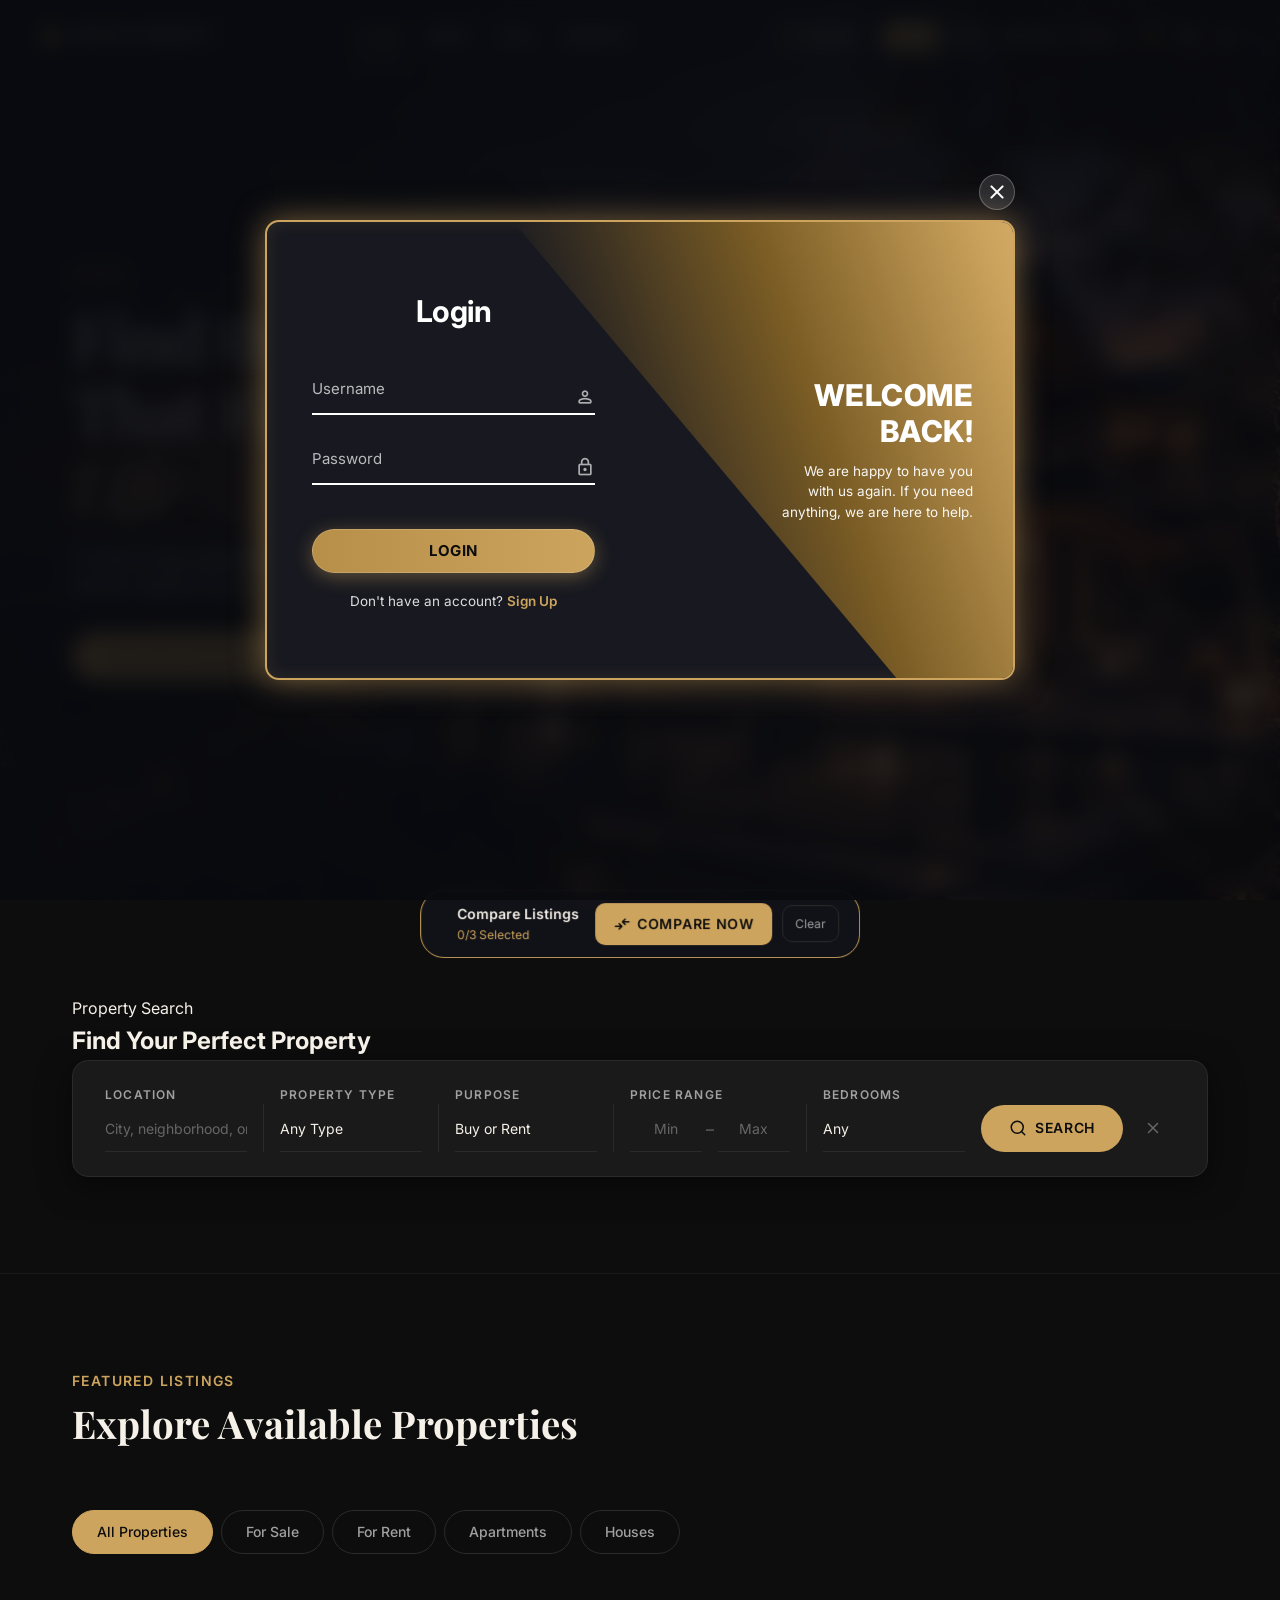
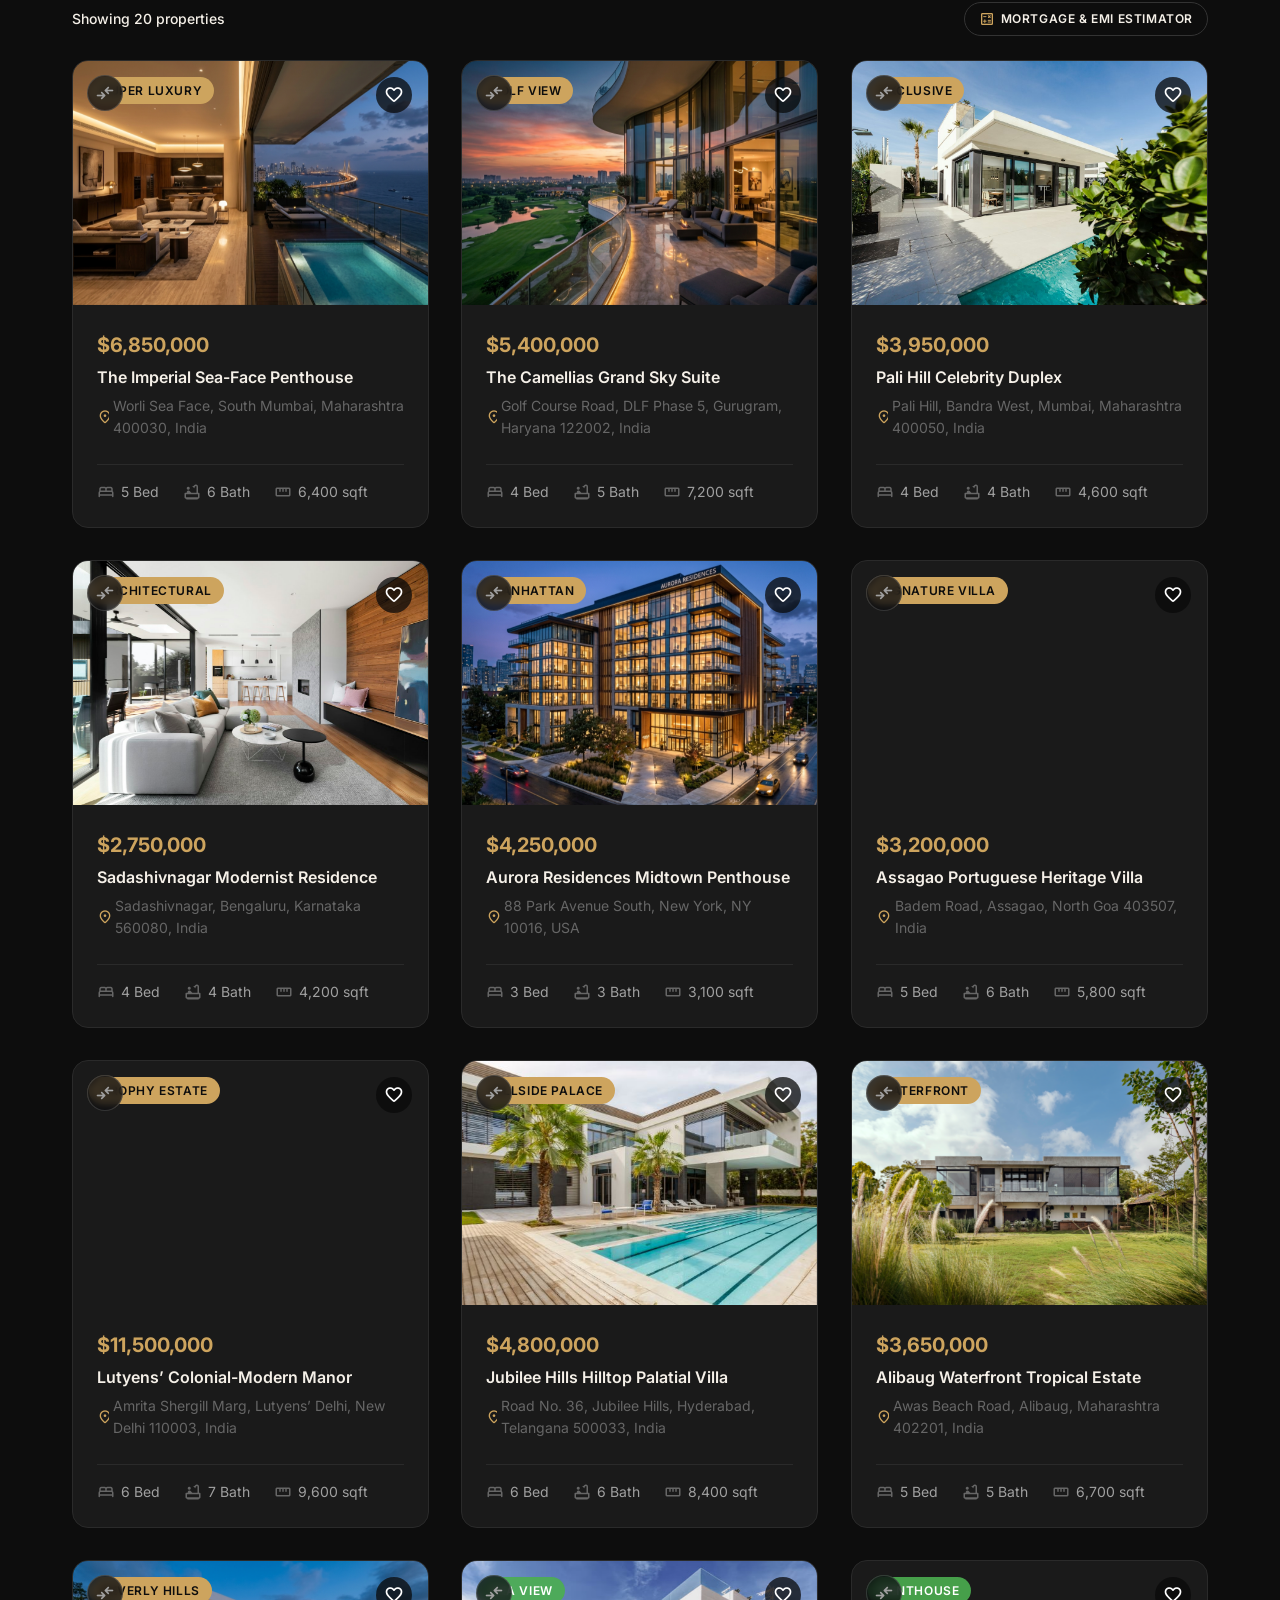
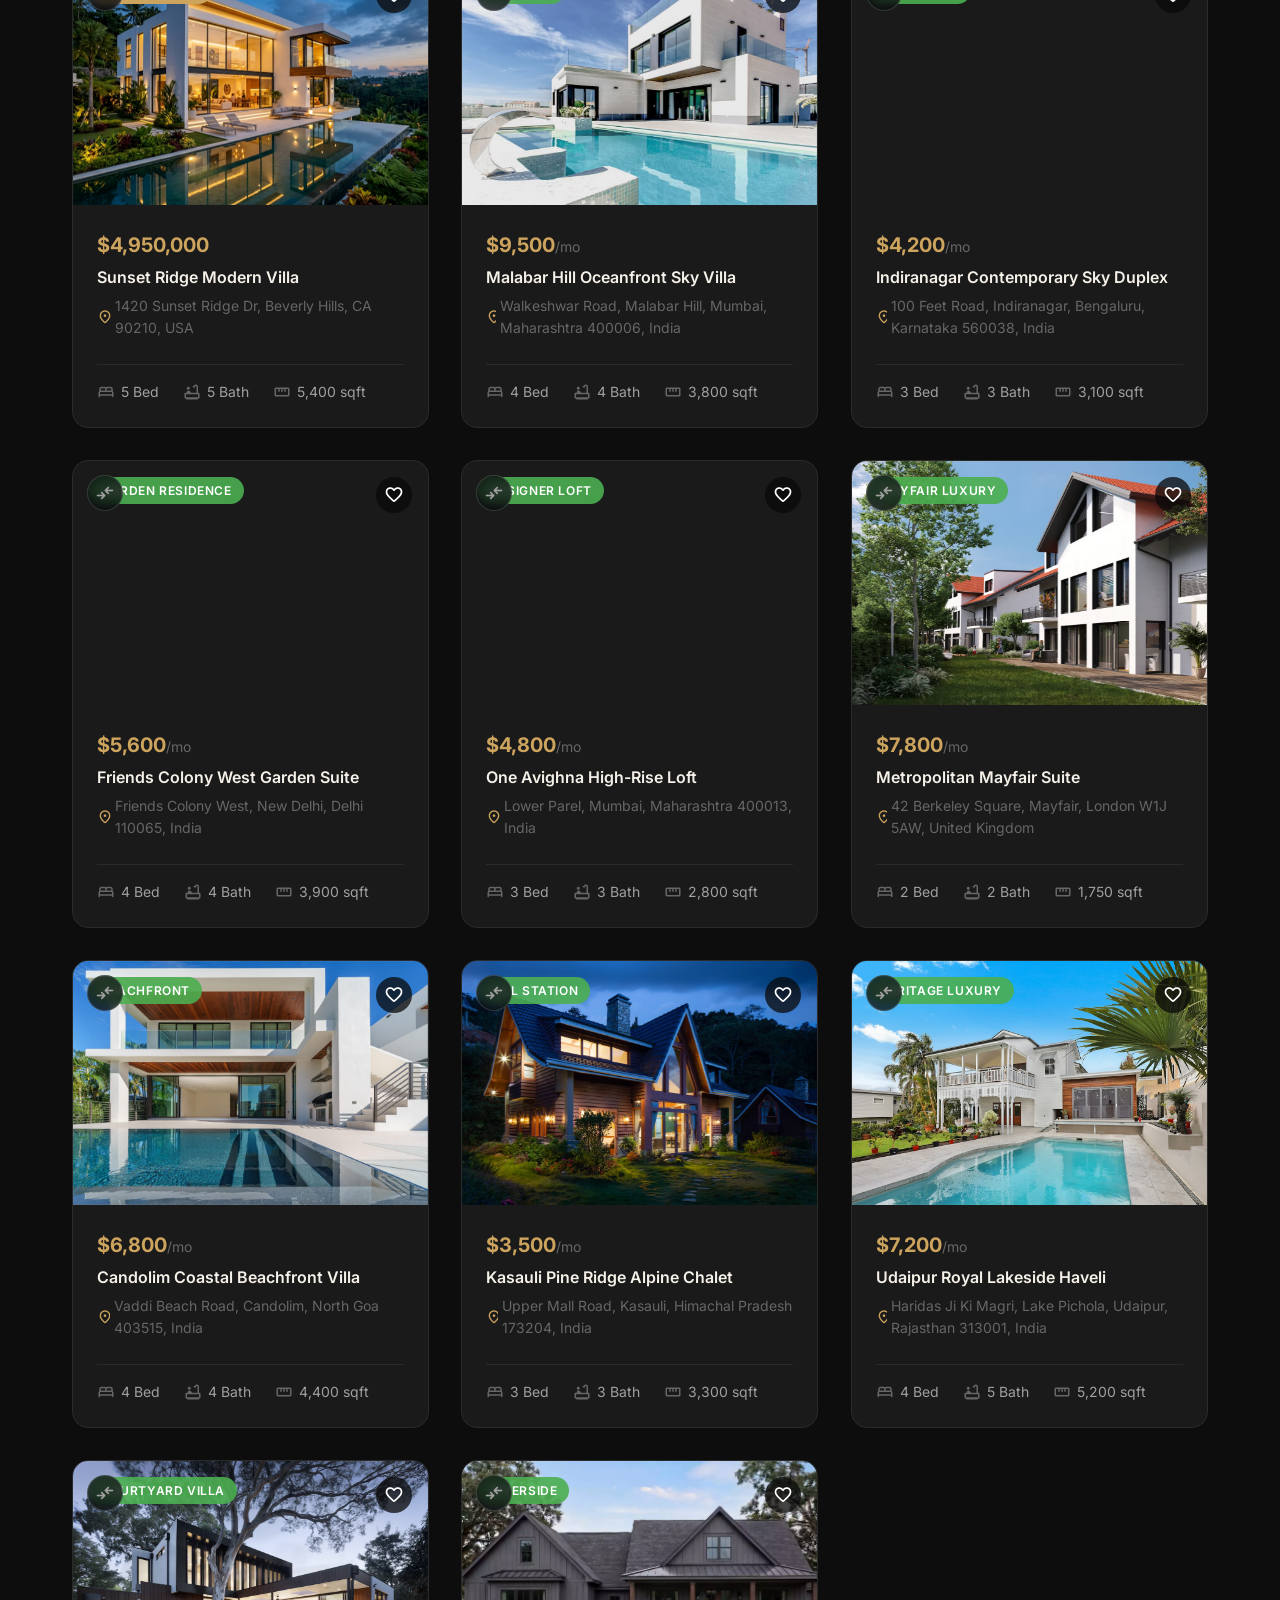
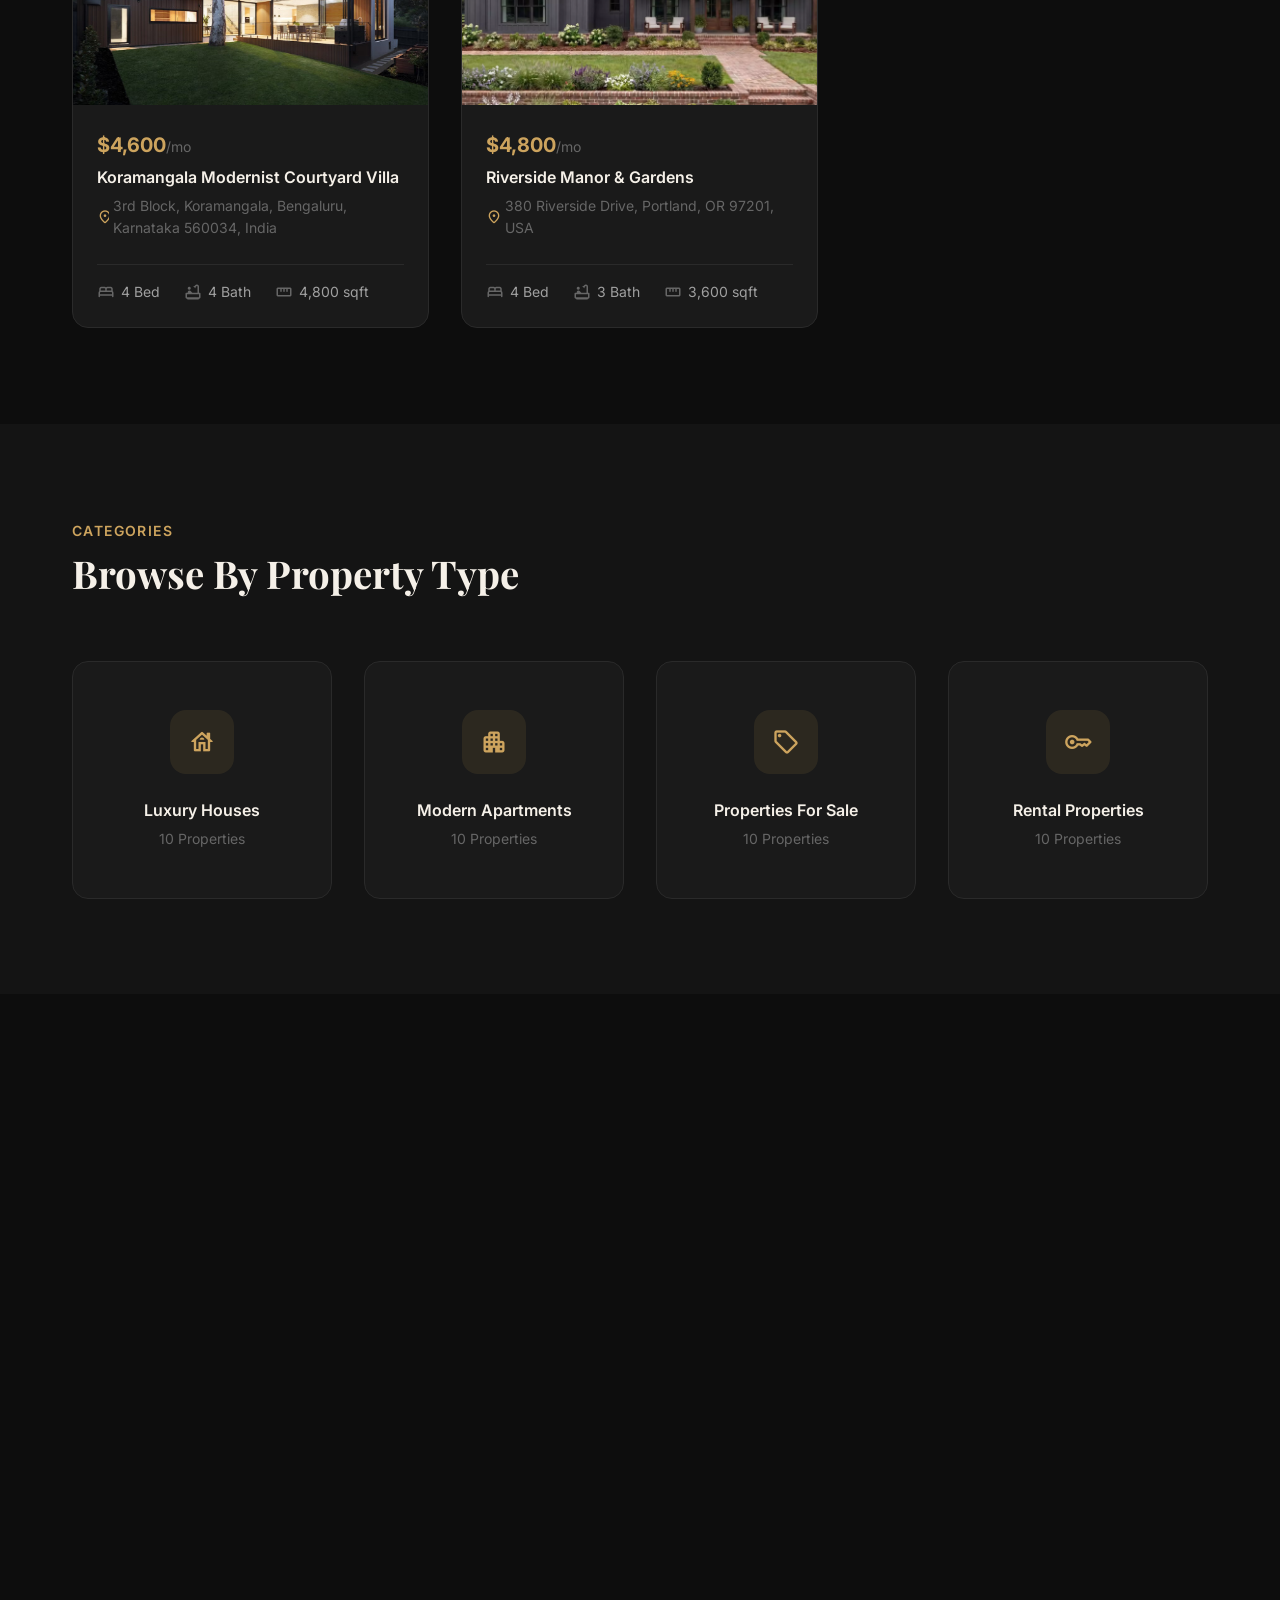
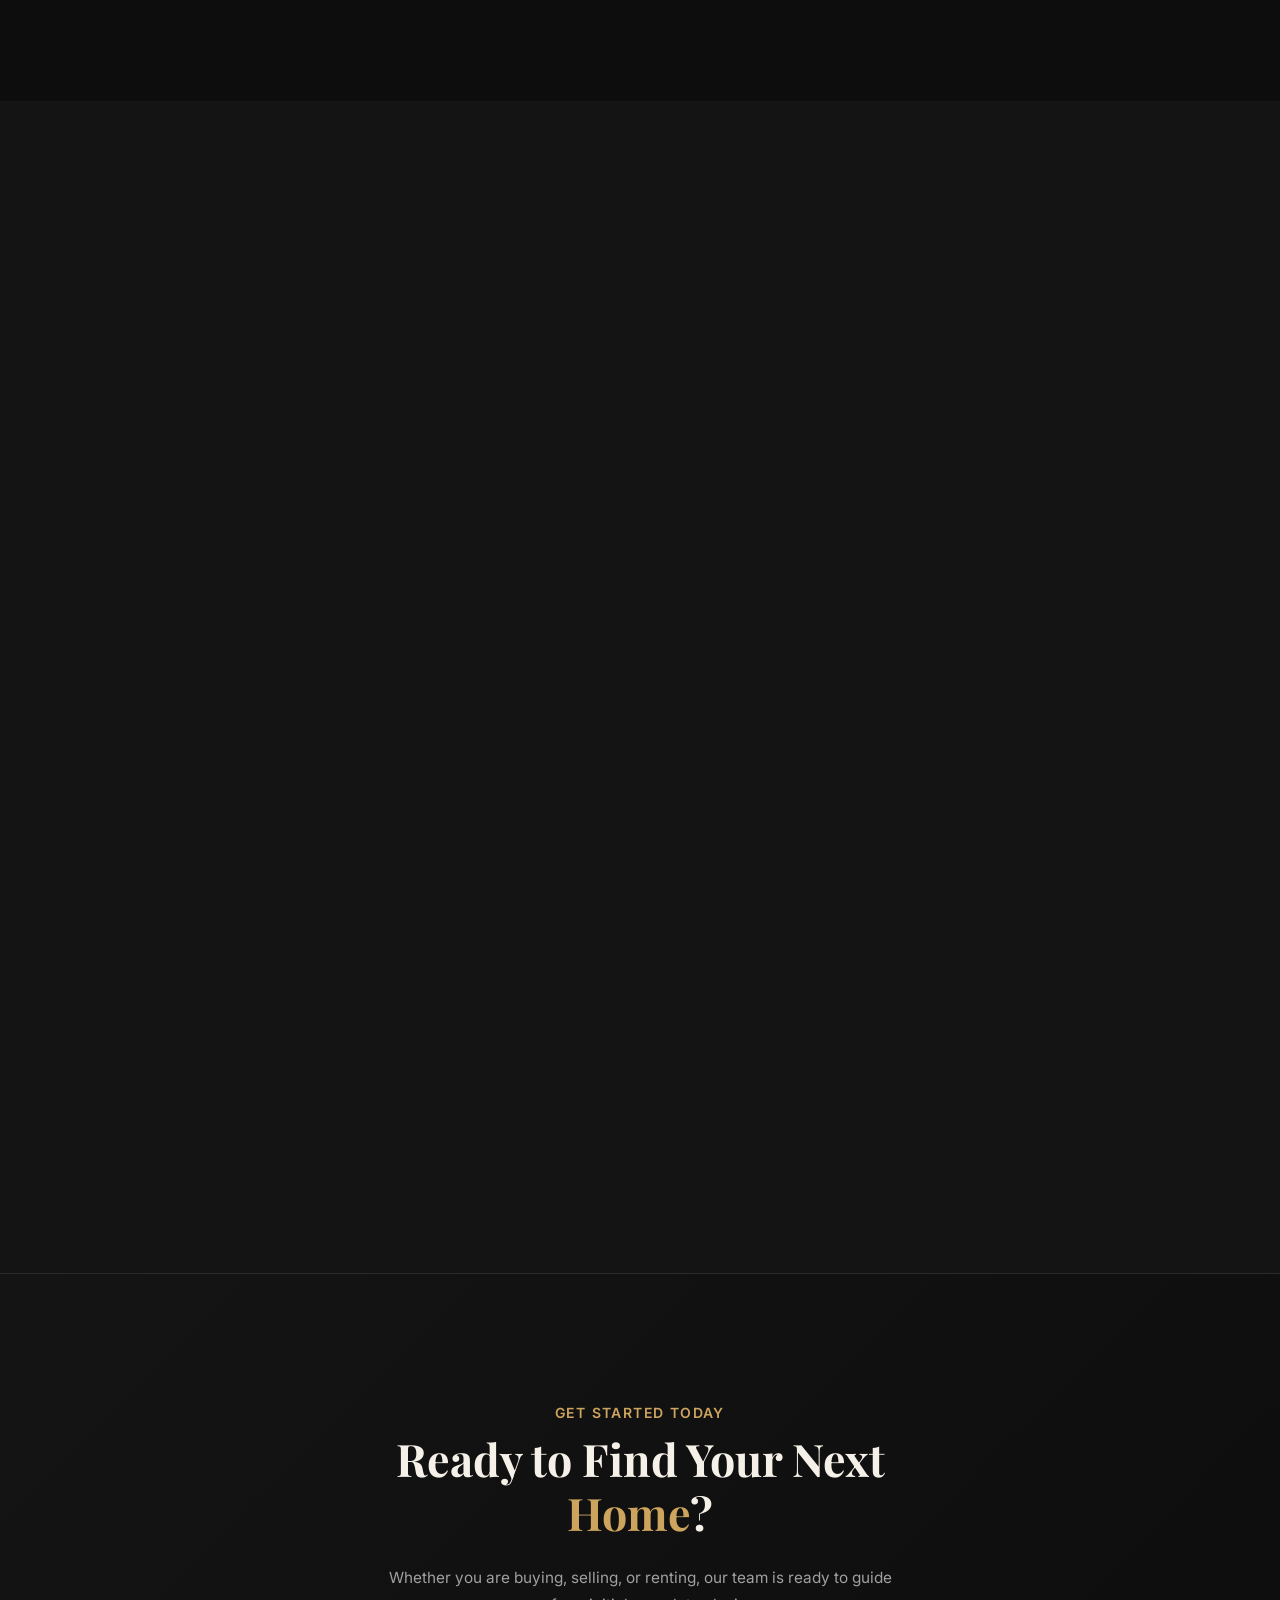
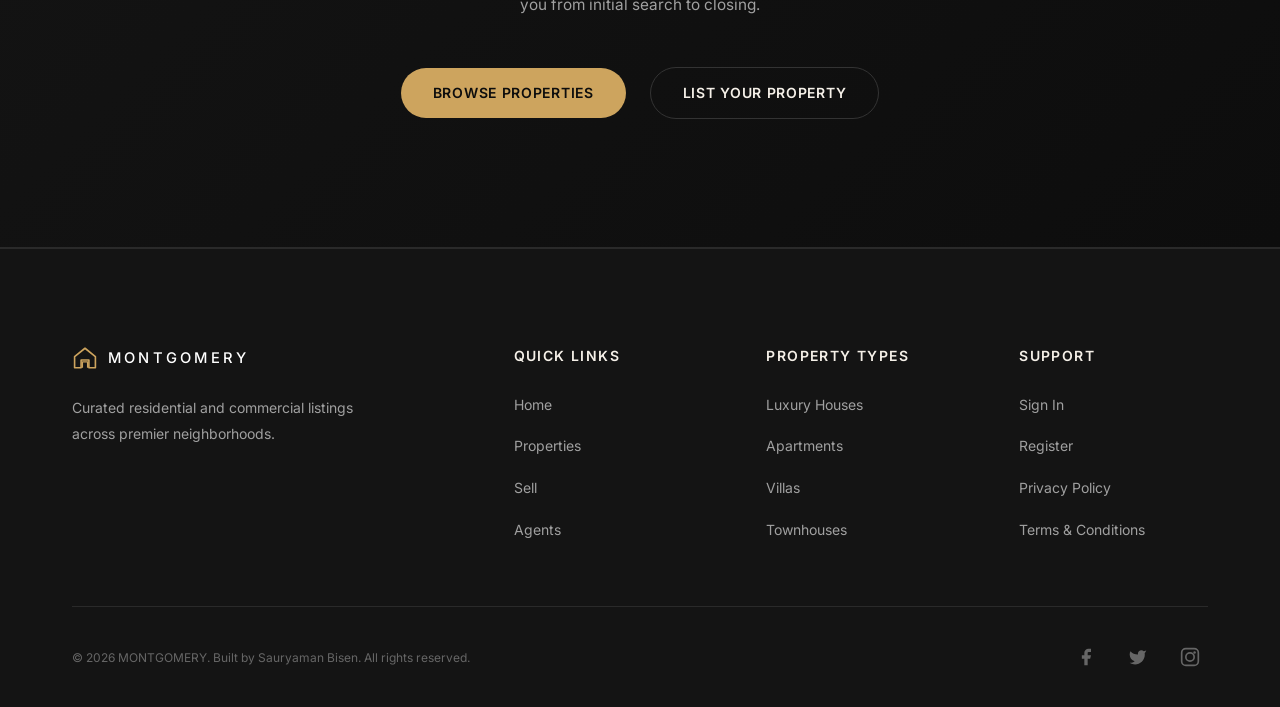
<file: index.html>
<!doctype html>
<html lang="en">
  <head>
    <meta charset="UTF-8" />
    <meta name="author" content="Sauryaman Bisen">
    <meta name="viewport" content="width=device-width, initial-scale=1.0" />
    <meta name="description" content="MONTGOMERY: Find luxury homes, apartments, and residential properties across premier locations.">
    <meta name="keywords" content="real estate, luxury homes, apartments, property, buy, sell, rent">
    <meta property="og:title" content="MONTGOMERY | Premium Real Estate">
    <meta property="og:description" content="Find luxury homes, apartments, and residential properties across premier locations.">
    <meta property="og:type" content="website">
    <title>MONTGOMERY | Premium Real Estate</title>

    <link rel="shortcut icon" href="./favicon.svg" type="image/svg+xml">

    <link rel="preconnect" href="https://fonts.googleapis.com" />
    <link rel="preconnect" href="https://fonts.gstatic.com" crossorigin />
    <link href="https://fonts.googleapis.com/css2?family=Inter:wght@300;400;500;600;700;800&family=Playfair+Display:ital,wght@0,400;0,500;0,600;0,700;1,400;1,500;1,600;1,700&display=swap" rel="stylesheet"/>
    <link rel="stylesheet" href="https://fonts.googleapis.com/css2?family=Material+Symbols+Rounded:opsz,wght,FILL,GRAD@24,400,0..1,0&display=swap" />

    <link rel="stylesheet" href="./assets/css/style.css">
    <link rel="stylesheet" href="./assets/css/auth.css">
    <link rel="stylesheet" href="./assets/css/currency.css">
    <link rel="stylesheet" href="./assets/css/calculator.css">
    <link rel="stylesheet" href="./assets/css/compare.css">
    <link rel="stylesheet" href="./assets/css/saved.css">

    <script src="./assets/js/currency.js" defer></script>
    <script src="./assets/js/calculator.js" defer></script>
    <script src="./assets/js/compare.js" defer></script>
    <script src="./assets/js/saved.js" defer></script>
    <script src="./assets/js/script.js" defer></script>
    <script src="./assets/js/auth.js" defer></script>
  </head>
  <body>

    <!-- ==================== HEADER ==================== -->
    <header class="header" id="header" data-header>
      <div class="container header-container">

        <a href="index.html" class="logo" aria-label="MONTGOMERY Home">
          <svg class="logo-icon" viewBox="0 0 32 32" fill="none" xmlns="http://www.w3.org/2000/svg" aria-hidden="true">
            <path d="M16 2.5 L30.5 15.5 L27 19 L16 9.5 L5 19 L1.5 15.5 Z" fill="currentColor"/>
            <path d="M16 13.5 L24 20.5 V30 H19 V21 H13 V30 H8 V20.5 Z" fill="currentColor"/>
          </svg>
          <span class="logo-text">MONTGOMERY</span>
        </a>

        <nav class="navbar" id="navbar" data-navbar>
          <ul class="navbar-list">
            <li><a href="#hero" class="nav-link active">HOME</a></li>
            <li><a href="#properties" class="nav-link">RENT</a></li>
            <li><a href="sell.html" class="nav-link">SELL</a></li>
            <li><a href="#agents" class="nav-link">AGENTS</a></li>
          </ul>

          <div class="navbar-right">
            <div class="navbar-actions">
              <!-- Saved Shortlist Trigger -->
              <button type="button" class="saved-nav-btn" onclick="openSavedDrawer();" aria-label="View saved properties" title="Shortlisted Properties">
                <span class="material-symbols-rounded" aria-hidden="true">favorite</span>
                <span>Saved</span>
                <span class="saved-count-badge" id="headerSavedBadge" style="display:none;">0</span>
              </button>

              <!-- Currency Switcher -->
              <div class="currency-switcher" role="radiogroup" aria-label="Currency Switcher">
                <button type="button" class="currency-btn active" data-currency="USD" aria-label="US Dollar">$ USD</button>
                <button type="button" class="currency-btn" data-currency="INR" aria-label="Indian Rupee">₹ INR</button>
              </div>

              <div class="navbar-auth-state" id="navbarAuthState" style="display:inline-flex; align-items:center; gap:8px;">
                <a href="register.html" class="nav-action-link">Register</a>
                <span class="nav-action-divider" aria-hidden="true">|</span>
                <a href="signin.html" class="nav-action-link">Sign In</a>
              </div>
            </div>

            <div class="navbar-contact">
              <!-- Mortgage / EMI Calculator Trigger -->
              <button type="button" class="nav-contact-btn" onclick="openMortgageCalculator();" aria-label="Mortgage &amp; EMI Calculator" title="Mortgage &amp; EMI Calculator">
                <span class="material-symbols-rounded" style="font-size: 19px; color: var(--color-gold);" aria-hidden="true">calculate</span>
                <span class="mobile-contact-label">EMI Calc</span>
              </button>
              <a href="mailto:hello@montgomery.com" class="nav-contact-btn" aria-label="Email us" title="Email us">
                <svg class="nav-contact-icon" viewBox="0 0 24 24" width="18" height="18" stroke="currentColor" stroke-width="1.75" fill="none" stroke-linecap="round" stroke-linejoin="round" aria-hidden="true">
                  <rect x="2" y="4" width="20" height="16" rx="2"></rect>
                  <path d="M22 6 L12 13 L2 6"></path>
                </svg>
                <span class="mobile-contact-label">Email Us</span>
              </a>
              <a href="tel:+1234567890" class="nav-contact-btn" aria-label="Call us" title="Call us">
                <svg class="nav-contact-icon" viewBox="0 0 24 24" width="18" height="18" stroke="currentColor" stroke-width="1.75" fill="none" stroke-linecap="round" stroke-linejoin="round" aria-hidden="true">
                  <path d="M22 16.92v3a2 2 0 0 1-2.18 2 19.79 19.79 0 0 1-8.63-3.07 19.5 19.5 0 0 1-6-6 19.79 19.79 0 0 1-3.07-8.67A2 2 0 0 1 4.11 2h3a2 2 0 0 1 2 1.72 12.84 12.84 0 0 0 .7 2.81 2 2 0 0 1-.45 2.11L8.09 9.91a16 16 0 0 0 6 6l1.27-1.27a2 2 0 0 1 2.11-.45 12.84 12.84 0 0 0 2.81.7A2 2 0 0 1 22 16.92z"></path>
                </svg>
                <span class="mobile-contact-label">Call Us</span>
              </a>
            </div>
          </div>
        </nav>

        <button class="nav-toggle-btn" aria-label="Toggle navigation menu" data-nav-toggler aria-expanded="false" aria-controls="navbar">
          <svg class="hamburger-icon open" viewBox="0 0 24 24" width="24" height="24" stroke="currentColor" stroke-width="2" fill="none" stroke-linecap="round" stroke-linejoin="round" aria-hidden="true">
            <line x1="3" y1="6" x2="21" y2="6"></line>
            <line x1="3" y1="12" x2="21" y2="12"></line>
            <line x1="3" y1="18" x2="21" y2="18"></line>
          </svg>
          <svg class="hamburger-icon close" viewBox="0 0 24 24" width="24" height="24" stroke="currentColor" stroke-width="2" fill="none" stroke-linecap="round" stroke-linejoin="round" aria-hidden="true">
            <line x1="18" y1="6" x2="6" y2="18"></line>
            <line x1="6" y1="6" x2="18" y2="18"></line>
          </svg>
        </button>

      </div>
    </header>

    <div class="navbar-backdrop" id="navbarBackdrop" data-nav-backdrop aria-hidden="true"></div>

    <main>

      <!-- ==================== HERO SECTION ==================== -->
      <section class="hero" id="hero">
        <div class="hero-bg">
          <img src="./assets/images/hero-bg.jpg" alt="Luxury modern home at dusk with warm interior lighting" class="hero-bg-img" width="1920" height="1080" fetchpriority="high" decoding="async">
          <div class="hero-overlay"></div>
        </div>

        <div class="container hero-container">
          <div class="hero-content">
            <div class="hero-accent-line" aria-hidden="true"></div>
            <h1 class="hero-title">
              Find the Home<br>
              That Fits Your<br>
              <span class="gold-text"><em>Life</em></span>
            </h1>
            <p class="hero-description">
              Curated houses, apartments, and investment properties in premier neighborhoods.
            </p>
            <div class="hero-actions">
              <a href="#search" class="btn btn-primary" id="explorePropertiesBtn">
                <span>Explore Properties</span>
                <svg viewBox="0 0 24 24" width="18" height="18" stroke="currentColor" stroke-width="2" fill="none" stroke-linecap="round" stroke-linejoin="round" aria-hidden="true">
                  <line x1="5" y1="12" x2="19" y2="12"></line>
                  <polyline points="12 5 19 12 12 19"></polyline>
                </svg>
              </a>
            </div>
          </div>
        </div>

        <a href="#search" class="hero-scroll-indicator" id="heroScrollIndicator" aria-label="Scroll to search section">
          <div class="hero-scroll-pill">
            <span class="hero-scroll-dot"></span>
            <span class="hero-scroll-dot-subtle"></span>
          </div>
          <div class="hero-scroll-stem"></div>
        </a>
      </section>

      <!-- ==================== SEARCH SECTION ==================== -->
      <section class="search-section" id="search" aria-label="Property Search">
        <div class="container">
          <div class="search-header">
            <p class="search-subtitle">Property Search</p>
            <h2 class="search-title">Find Your Perfect Property</h2>
          </div>

          <div class="search-bar" id="searchBar">
            <div class="search-group">
              <label for="searchLocation" class="search-label">Location</label>
              <input type="text" id="searchLocation" class="search-input" placeholder="City, neighborhood, or ZIP">
            </div>

            <div class="search-divider"></div>

            <div class="search-group">
              <label for="searchType" class="search-label">Property Type</label>
              <select id="searchType" class="search-select">
                <option value="">Any Type</option>
                <option value="house">House</option>
                <option value="apartment">Apartment</option>
                <option value="villa">Villa</option>
                <option value="townhouse">Townhouse</option>
                <option value="penthouse">Penthouse</option>
              </select>
            </div>

            <div class="search-divider"></div>

            <div class="search-group">
              <label for="searchPurpose" class="search-label">Purpose</label>
              <select id="searchPurpose" class="search-select">
                <option value="">Buy or Rent</option>
                <option value="sale">Buy</option>
                <option value="rent">Rent</option>
              </select>
            </div>

            <div class="search-divider"></div>

            <div class="search-group search-group-price">
              <label class="search-label">Price Range</label>
              <div class="search-price-inputs">
                <input type="number" id="searchMinPrice" class="search-input search-price" placeholder="Min" min="0" aria-label="Minimum price in USD">
                <span class="price-separator">–</span>
                <input type="number" id="searchMaxPrice" class="search-input search-price" placeholder="Max" min="0" aria-label="Maximum price in USD">
              </div>
            </div>

            <div class="search-divider"></div>

            <div class="search-group">
              <label for="searchBedrooms" class="search-label">Bedrooms</label>
              <select id="searchBedrooms" class="search-select">
                <option value="">Any</option>
                <option value="1">1+</option>
                <option value="2">2+</option>
                <option value="3">3+</option>
                <option value="4">4+</option>
                <option value="5">5+</option>
              </select>
            </div>

            <div class="search-actions">
              <button class="btn btn-primary btn-search" id="searchBtn">
                <svg viewBox="0 0 24 24" width="18" height="18" stroke="currentColor" stroke-width="2" fill="none" stroke-linecap="round" stroke-linejoin="round" aria-hidden="true">
                  <circle cx="11" cy="11" r="8"></circle>
                  <line x1="21" y1="21" x2="16.65" y2="16.65"></line>
                </svg>
                <span>Search</span>
              </button>
              <button class="btn-clear" id="clearFiltersBtn" title="Clear all filters" aria-label="Clear all filters">
                <svg viewBox="0 0 24 24" width="18" height="18" stroke="currentColor" stroke-width="2" fill="none" stroke-linecap="round" stroke-linejoin="round" aria-hidden="true">
                  <line x1="18" y1="6" x2="6" y2="18"></line>
                  <line x1="6" y1="6" x2="18" y2="18"></line>
                </svg>
              </button>
            </div>
          </div>
        </div>
      </section>

      <!-- ==================== FEATURED PROPERTIES ==================== -->
      <section class="properties-section" id="properties">
        <div class="container">
          <div class="section-header">
            <div class="section-header-text">
              <p class="section-subtitle">Featured Listings</p>
              <h2 class="section-title">Explore Available Properties</h2>
            </div>
          </div>

          <div class="property-filters" id="propertyFilters">
            <button class="filter-btn active" data-filter="all">All Properties</button>
            <button class="filter-btn" data-filter="sale">For Sale</button>
            <button class="filter-btn" data-filter="rent">For Rent</button>
            <button class="filter-btn" data-filter="apartment">Apartments</button>
            <button class="filter-btn" data-filter="house">Houses</button>
          </div>

          <div class="results-meta-bar" style="display: flex; justify-content: space-between; align-items: center; margin: var(--space-md) 0 var(--space-lg); color: var(--color-text-secondary); font-size: var(--fs-small); flex-wrap: wrap; gap: 10px;">
            <span id="propertyResultsCount" style="font-weight: var(--fw-medium); color: var(--color-text-primary);">Showing all listings</span>
            <div style="display: flex; align-items: center; gap: 8px;">
              <button type="button" class="btn btn-outline" style="padding: 6px 14px; font-size: var(--fs-xs); display: inline-flex; align-items: center; gap: 6px;" onclick="openMortgageCalculator();">
                <span class="material-symbols-rounded" style="font-size: 16px; color: var(--color-gold);" aria-hidden="true">calculate</span>
                <span>Mortgage &amp; EMI Estimator</span>
              </button>
            </div>
          </div>

          <div class="property-grid" id="propertyGrid">
            <!-- Properties are rendered by JavaScript -->
          </div>

          <div class="property-empty" id="propertyEmpty" style="display:none;">
            <span class="material-symbols-rounded empty-icon" aria-hidden="true">search_off</span>
            <p class="empty-title">No properties found</p>
            <p class="empty-description">Try adjusting your search filters or browse all properties.</p>
            <button class="btn btn-primary" onclick="resetAllFilters()">View All Properties</button>
          </div>
        </div>
      </section>

      <!-- ==================== BROWSE BY TYPE ==================== -->
      <section class="categories-section" id="categories">
        <div class="container">
          <div class="section-header">
            <div class="section-header-text">
              <p class="section-subtitle">Categories</p>
              <h2 class="section-title">Browse By Property Type</h2>
            </div>
          </div>

          <div class="categories-grid">
            <a href="#properties" class="category-card" data-category="house">
              <div class="category-icon">
                <span class="material-symbols-rounded" aria-hidden="true">house</span>
              </div>
              <h3 class="category-title">Luxury Houses</h3>
              <p class="category-count">10 Properties</p>
            </a>

            <a href="#properties" class="category-card" data-category="apartment">
              <div class="category-icon">
                <span class="material-symbols-rounded" aria-hidden="true">apartment</span>
              </div>
              <h3 class="category-title">Modern Apartments</h3>
              <p class="category-count">10 Properties</p>
            </a>

            <a href="#properties" class="category-card" data-category="sale">
              <div class="category-icon">
                <span class="material-symbols-rounded" aria-hidden="true">sell</span>
              </div>
              <h3 class="category-title">Properties For Sale</h3>
              <p class="category-count">10 Properties</p>
            </a>

            <a href="#properties" class="category-card" data-category="rent">
              <div class="category-icon">
                <span class="material-symbols-rounded" aria-hidden="true">key</span>
              </div>
              <h3 class="category-title">Rental Properties</h3>
              <p class="category-count">10 Properties</p>
            </a>
          </div>
        </div>
      </section>

      <!-- ==================== WHY CHOOSE US ==================== -->
      <section class="features-section" id="features">
        <div class="container">
          <div class="section-header section-header-center">
            <p class="section-subtitle">Why MONTGOMERY</p>
            <h2 class="section-title">Built for Buyers, Sellers, and Renters</h2>
          </div>

          <div class="features-grid">
            <div class="feature-card">
              <div class="feature-icon">
                <span class="material-symbols-rounded" aria-hidden="true">manage_search</span>
              </div>
              <h3 class="feature-title">Curated Listings</h3>
              <p class="feature-description">Search properties by location, budget, and type with accurate details and clear pricing.</p>
            </div>

            <div class="feature-card">
              <div class="feature-icon">
                <span class="material-symbols-rounded" aria-hidden="true">tune</span>
              </div>
              <h3 class="feature-title">Targeted Search Filters</h3>
              <p class="feature-description">Filter by price, property type, and rooms to match your criteria.</p>
            </div>

            <div class="feature-card">
              <div class="feature-icon">
                <span class="material-symbols-rounded" aria-hidden="true">info</span>
              </div>
              <h3 class="feature-title">Verified Specifications</h3>
              <p class="feature-description">Every listing includes verified dimensions, architectural details, amenities, and photography.</p>
            </div>

            <div class="feature-card">
              <div class="feature-icon">
                <span class="material-symbols-rounded" aria-hidden="true">support_agent</span>
              </div>
              <h3 class="feature-title">Direct Agent Access</h3>
              <p class="feature-description">Connect directly with licensed agents to schedule private viewings and answer questions.</p>
            </div>
          </div>
        </div>
      </section>

      <!-- ==================== AGENTS SECTION ==================== -->
      <section class="agents-section" id="agents">
        <div class="container">
          <div class="section-header">
            <div class="section-header-text">
              <p class="section-subtitle">Our Team</p>
              <h2 class="section-title">Find Your Agent</h2>
            </div>
          </div>

          <div class="agents-grid" id="agentsGrid">
            <!-- Agents rendered by JS -->
          </div>
          <p class="demo-notice">* Agent profiles shown are demonstration data for development purposes.</p>
        </div>
      </section>

      <!-- ==================== CTA SECTION ==================== -->
      <section class="cta-section" id="cta">
        <div class="container cta-container">
          <div class="cta-content">
            <p class="section-subtitle">Get Started Today</p>
            <h2 class="cta-title">Ready to Find Your Next <span class="gold-text">Home</span>?</h2>
            <p class="cta-description">Whether you are buying, selling, or renting, our team is ready to guide you from initial search to closing.</p>
            <div class="cta-actions">
              <a href="#properties" class="btn btn-primary">Browse Properties</a>
              <a href="sell.html" class="btn btn-outline">List Your Property</a>
            </div>
          </div>
        </div>
      </section>

    </main>

    <!-- ==================== FOOTER ==================== -->
    <footer class="footer" id="footer">
      <div class="container">
        <div class="footer-grid">

          <div class="footer-col footer-brand">
            <a href="index.html" class="logo footer-logo" aria-label="MONTGOMERY Home">
              <svg class="logo-icon" viewBox="0 0 40 40" fill="none" xmlns="http://www.w3.org/2000/svg" aria-hidden="true">
                <path d="M20 5 L36 18 L36 35 L26 35 L26 23 L14 23 L14 35 L4 35 L4 18 Z" fill="none" stroke="currentColor" stroke-width="2.5" stroke-linejoin="round"/>
                <path d="M16 35 L16 26 L24 26 L24 35" fill="none" stroke="currentColor" stroke-width="2" stroke-linejoin="round"/>
              </svg>
              <span class="logo-text">MONTGOMERY</span>
            </a>
            <p class="footer-description">Curated residential and commercial listings across premier neighborhoods.</p>
          </div>

          <div class="footer-col">
            <h3 class="footer-heading">Quick Links</h3>
            <ul class="footer-links">
              <li><a href="index.html">Home</a></li>
              <li><a href="#properties">Properties</a></li>
              <li><a href="sell.html">Sell</a></li>
              <li><a href="#agents">Agents</a></li>
            </ul>
          </div>

          <div class="footer-col">
            <h3 class="footer-heading">Property Types</h3>
            <ul class="footer-links">
              <li><a href="#properties">Luxury Houses</a></li>
              <li><a href="#properties">Apartments</a></li>
              <li><a href="#properties">Villas</a></li>
              <li><a href="#properties">Townhouses</a></li>
            </ul>
          </div>

          <div class="footer-col">
            <h3 class="footer-heading">Support</h3>
            <ul class="footer-links">
              <li><a href="signin.html">Sign In</a></li>
              <li><a href="register.html">Register</a></li>
              <li><a href="#footer">Privacy Policy</a></li>
              <li><a href="#footer">Terms &amp; Conditions</a></li>
            </ul>
          </div>

        </div>

        <div class="footer-bottom">
          <p class="footer-copyright">&copy; 2026 MONTGOMERY. Built by Sauryaman Bisen. All rights reserved.</p>
          <div class="footer-socials">
            <a href="#" class="social-link" aria-label="Facebook"><svg viewBox="0 0 24 24" fill="currentColor" width="20" height="20"><path d="M18 2h-3a5 5 0 00-5 5v3H7v4h3v8h4v-8h3l1-4h-4V7a1 1 0 011-1h3z"/></svg></a>
            <a href="#" class="social-link" aria-label="Twitter"><svg viewBox="0 0 24 24" fill="currentColor" width="20" height="20"><path d="M22 4s-.7 2.1-2 3.4c1.6 10-9.4 17.3-18 11.6 2.2.1 4.4-.6 6-2C3 15.5.5 9.6 3 5c2.2 2.6 5.6 4.1 9 4-.9-4.2 4-6.6 7-3.8 1.1 0 3-1.2 3-1.2z"/></svg></a>
            <a href="#" class="social-link" aria-label="Instagram"><svg viewBox="0 0 24 24" fill="none" stroke="currentColor" stroke-width="2" width="20" height="20"><rect x="2" y="2" width="20" height="20" rx="5"/><circle cx="12" cy="12" r="5"/><circle cx="17.5" cy="6.5" r="1.5" fill="currentColor" stroke="none"/></svg></a>
          </div>
        </div>
      </div>
    </footer>

    <!-- ==================== PROPERTY DETAIL MODAL ==================== -->
    <div class="modal-overlay" id="propertyModal" role="dialog" aria-modal="true" aria-labelledby="modalTitle" style="display:none;">
      <div class="modal-container">
        <button class="modal-close" id="modalClose" aria-label="Close property details">
          <span class="material-symbols-rounded" aria-hidden="true">close</span>
        </button>

        <div class="modal-body" id="modalBody">
          <!-- Content populated by JS -->
        </div>
      </div>
    </div>

    <!-- ==================== EXACT ANIMATED LOGIN & SIGNUP MODAL ==================== -->
    <div class="auth-modal-backdrop" id="authModalBackdrop" role="dialog" aria-modal="true" aria-labelledby="authModalTitle" style="display:none;">
      <div class="auth-modal-wrapper">
        <!-- Close button positioned outside the glowing card -->
        <button type="button" class="auth-modal-close" id="authModalCloseBtn" aria-label="Close login dialog">
          <span class="material-symbols-rounded" aria-hidden="true">close</span>
        </button>

        <div class="container animated-auth-box" id="animatedAuthBox">
          <!-- Curved background shapes (Gold diagonal glow) -->
          <div class="curved-shape" aria-hidden="true"></div>
          <div class="curved-shape2" aria-hidden="true"></div>

          <!-- LOGIN FORM (Left Panel) -->
          <div class="form-box Login">
            <h2 class="animation" id="authModalTitle" style="--D:0; --li:21; --S:0;">Login</h2>
            <form id="animatedLoginForm" novalidate>
              <div class="input-box animation" style="--D:1; --li:20; --S:1;">
                <input type="text" id="animatedLoginUser" required autocomplete="username">
                <label for="animatedLoginUser">Username</label>
                <span class="material-symbols-rounded input-ico" aria-hidden="true">person</span>
              </div>

              <div class="input-box animation" style="--D:2; --li:19; --S:2;">
                <input type="password" id="animatedLoginPass" required autocomplete="current-password">
                <label for="animatedLoginPass">Password</label>
                <span class="material-symbols-rounded input-ico" aria-hidden="true">lock</span>
              </div>

              <div class="animated-auth-feedback" id="animatedLoginFeedback"></div>

              <button type="submit" class="btn animation" id="animatedLoginBtn" style="--D:3; --li:18; --S:3;">
                <span class="btn-text">Login</span>
                <span class="btn-loader" style="display:none;"></span>
              </button>

              <div class="regi-link animation" style="--D:4; --li:17; --S:4;">
                <p>Don't have an account? <a href="#" class="SignUpLink" id="toggleToRegister">Sign Up</a></p>
              </div>
            </form>
          </div>

          <!-- LOGIN INFO (Right Panel) -->
          <div class="info-content Login">
            <h2 class="animation" style="--D:0; --li:21; --S:0;">WELCOME<br>BACK!</h2>
            <p class="animation" style="--D:1; --li:20; --S:1;">We are happy to have you with us again. If you need anything, we are here to help.</p>
          </div>

          <!-- REGISTER FORM (Right Panel) -->
          <div class="form-box Register">
            <h2 class="animation" style="--li:17; --D:0; --S:0;">Sign Up</h2>
            <form id="animatedRegisterForm" novalidate>
              <div class="input-box animation" style="--li:18; --D:1; --S:1;">
                <input type="text" id="animatedRegUser" required autocomplete="name">
                <label for="animatedRegUser">Username</label>
                <span class="material-symbols-rounded input-ico" aria-hidden="true">person</span>
              </div>

              <div class="input-box animation" style="--li:19; --D:2; --S:2;">
                <input type="email" id="animatedRegEmail" required autocomplete="email">
                <label for="animatedRegEmail">Email</label>
                <span class="material-symbols-rounded input-ico" aria-hidden="true">mail</span>
              </div>

              <div class="input-box animation" style="--li:20; --D:3; --S:3;">
                <input type="password" id="animatedRegPass" required autocomplete="new-password">
                <label for="animatedRegPass">Password</label>
                <span class="material-symbols-rounded input-ico" aria-hidden="true">lock</span>
              </div>

              <div class="animated-auth-feedback" id="animatedRegFeedback"></div>

              <button type="submit" class="btn animation" id="animatedRegBtn" style="--li:21; --D:4; --S:4;">
                <span class="btn-text">Sign Up</span>
                <span class="btn-loader" style="display:none;"></span>
              </button>

              <div class="regi-link animation" style="--li:22; --D:5; --S:5;">
                <p>Already have an account? <a href="#" class="SignInLink" id="toggleToLogin">Sign In</a></p>
              </div>
            </form>
          </div>

          <!-- REGISTER INFO (Left Panel) -->
          <div class="info-content Register">
            <h2 class="animation" style="--li:17; --D:0; --S:0;">WELCOME!</h2>
            <p class="animation" style="--li:18; --D:1; --S:1;">We are happy to have you join us. If you need anything, we are here to help.</p>
          </div>

        </div>
      </div>
    </div>

  </body>
</html>
</file>
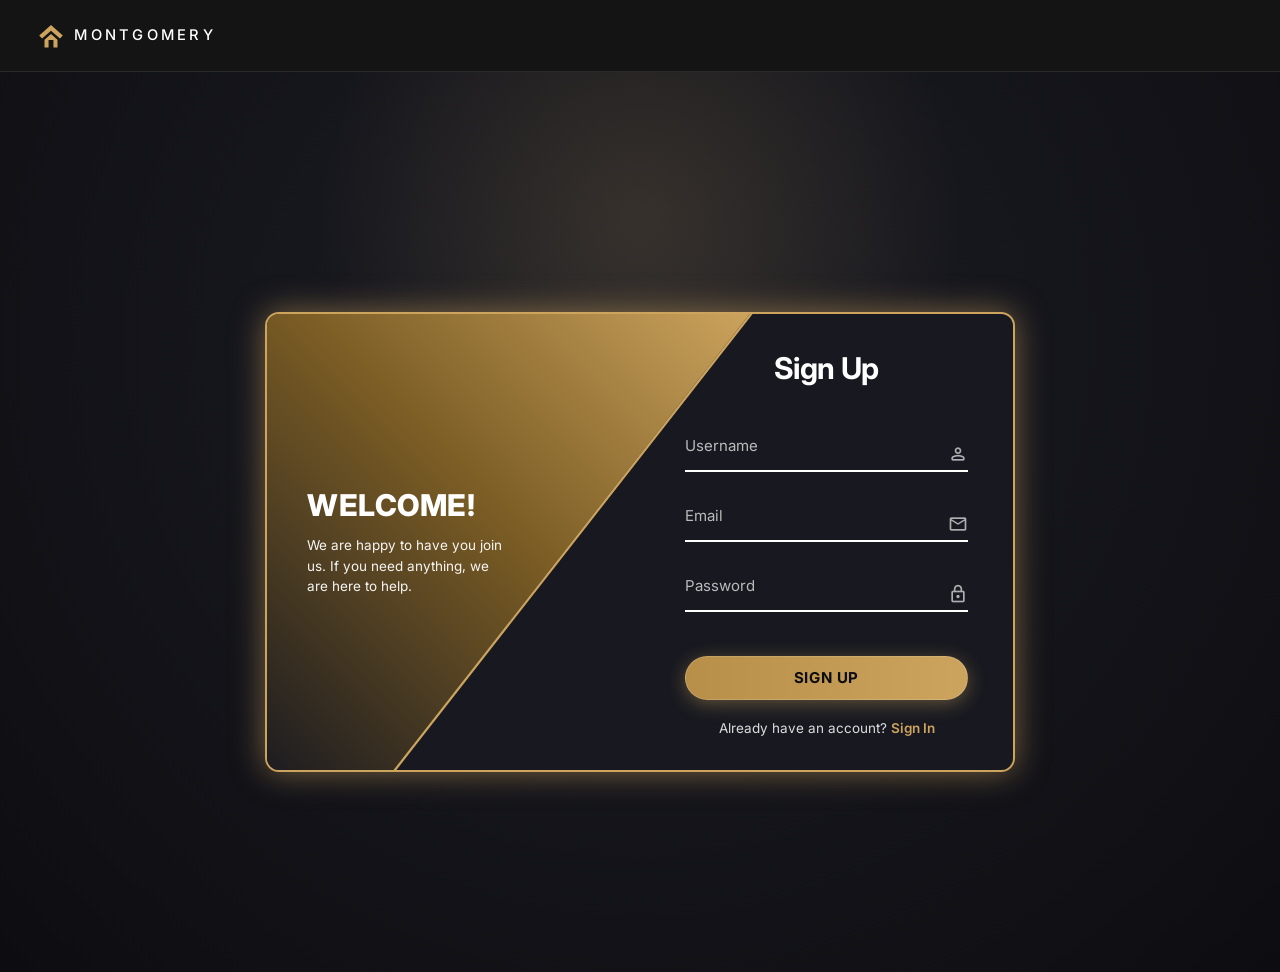
<file: register.html>
<!doctype html>
<html lang="en">
  <head>
    <meta charset="UTF-8" />
    <meta name="author" content="Sauryaman Bisen">
    <meta name="viewport" content="width=device-width, initial-scale=1.0" />
    <meta name="description" content="Create your MONTGOMERY account to save properties, contact agents, and list your own properties.">
    <title>Register | MONTGOMERY</title>
    <link rel="shortcut icon" href="./favicon.svg" type="image/svg+xml">
    <link rel="preconnect" href="https://fonts.googleapis.com" />
    <link rel="preconnect" href="https://fonts.gstatic.com" crossorigin />
    <link href="https://fonts.googleapis.com/css2?family=Inter:wght@300;400;500;600;700;800&family=Playfair+Display:wght@400;500;600;700&display=swap" rel="stylesheet"/>
    <link rel="stylesheet" href="https://fonts.googleapis.com/css2?family=Material+Symbols+Rounded:opsz,wght,FILL,GRAD@24,400,0..1,0" />
    <link rel="stylesheet" href="./assets/css/style.css">
    <link rel="stylesheet" href="./assets/css/auth.css">
  </head>
  <body class="auth-page">

    <header class="header header-auth">
      <div class="container header-container">
        <a href="index.html" class="logo" aria-label="MONTGOMERY Home">
          <svg class="logo-icon" viewBox="0 0 32 32" fill="none" xmlns="http://www.w3.org/2000/svg" aria-hidden="true">
            <path d="M16 2.5 L30.5 15.5 L27 19 L16 9.5 L5 19 L1.5 15.5 Z" fill="currentColor"/>
            <path d="M16 13.5 L24 20.5 V30 H19 V21 H13 V30 H8 V20.5 Z" fill="currentColor"/>
          </svg>
          <span class="logo-text">MONTGOMERY</span>
        </a>
      </div>
    </header>

    <main class="auth-page-animated">
      <div class="container active animated-auth-box" id="animatedAuthBox">
        <!-- Curved background shapes (Gold diagonal glow) -->
        <div class="curved-shape" aria-hidden="true"></div>
        <div class="curved-shape2" aria-hidden="true"></div>

        <!-- LOGIN FORM (Left Panel) -->
        <div class="form-box Login">
          <h2 class="animation" style="--D:0; --li:21; --S:0;">Login</h2>
          <form id="animatedLoginForm" novalidate>
            <div class="input-box animation" style="--D:1; --li:20; --S:1;">
              <input type="text" id="animatedLoginUser" required autocomplete="username">
              <label for="animatedLoginUser">Username</label>
              <span class="material-symbols-rounded input-ico" aria-hidden="true">person</span>
            </div>

            <div class="input-box animation" style="--D:2; --li:19; --S:2;">
              <input type="password" id="animatedLoginPass" required autocomplete="current-password">
              <label for="animatedLoginPass">Password</label>
              <span class="material-symbols-rounded input-ico" aria-hidden="true">lock</span>
            </div>

            <div class="animated-auth-feedback" id="animatedLoginFeedback"></div>

            <button type="submit" class="btn animation" id="animatedLoginBtn" style="--D:3; --li:18; --S:3;">
              <span class="btn-text">Login</span>
              <span class="btn-loader" style="display:none;"></span>
            </button>

              <div class="regi-link animation" style="--D:4; --li:17; --S:4;">
                <p>Don't have an account? <a href="#" class="SignUpLink" id="toggleToRegister">Sign Up</a></p>
              </div>
            </form>
        </div>

        <!-- LOGIN INFO (Right Panel) -->
        <div class="info-content Login">
          <h2 class="animation" style="--D:0; --li:21; --S:0;">WELCOME<br>BACK!</h2>
          <p class="animation" style="--D:1; --li:20; --S:1;">We are happy to have you with us again. If you need anything, we are here to help.</p>
        </div>

        <!-- REGISTER FORM (Right Panel) -->
        <div class="form-box Register">
          <h2 class="animation" style="--li:17; --D:0; --S:0;">Sign Up</h2>
          <form id="animatedRegisterForm" novalidate>
            <div class="input-box animation" style="--li:18; --D:1; --S:1;">
              <input type="text" id="animatedRegUser" required autocomplete="name">
              <label for="animatedRegUser">Username</label>
              <span class="material-symbols-rounded input-ico" aria-hidden="true">person</span>
            </div>

            <div class="input-box animation" style="--li:19; --D:2; --S:2;">
              <input type="email" id="animatedRegEmail" required autocomplete="email">
              <label for="animatedRegEmail">Email</label>
              <span class="material-symbols-rounded input-ico" aria-hidden="true">mail</span>
            </div>

            <div class="input-box animation" style="--li:20; --D:3; --S:3;">
              <input type="password" id="animatedRegPass" required autocomplete="new-password">
              <label for="animatedRegPass">Password</label>
              <span class="material-symbols-rounded input-ico" aria-hidden="true">lock</span>
            </div>

            <div class="animated-auth-feedback" id="animatedRegFeedback"></div>

            <button type="submit" class="btn animation" id="animatedRegBtn" style="--li:21; --D:4; --S:4;">
              <span class="btn-text">Sign Up</span>
              <span class="btn-loader" style="display:none;"></span>
            </button>

            <div class="regi-link animation" style="--li:22; --D:5; --S:5;">
              <p>Already have an account? <a href="#" class="SignInLink" id="toggleToLogin">Sign In</a></p>
            </div>
          </form>
        </div>

        <!-- REGISTER INFO (Left Panel) -->
        <div class="info-content Register">
          <h2 class="animation" style="--li:17; --D:0; --S:0;">WELCOME!</h2>
          <p class="animation" style="--li:18; --D:1; --S:1;">We are happy to have you join us. If you need anything, we are here to help.</p>
        </div>

      </div>
    </main>

    <script src="./assets/js/auth.js"></script>
  </body>
</html>
</file>
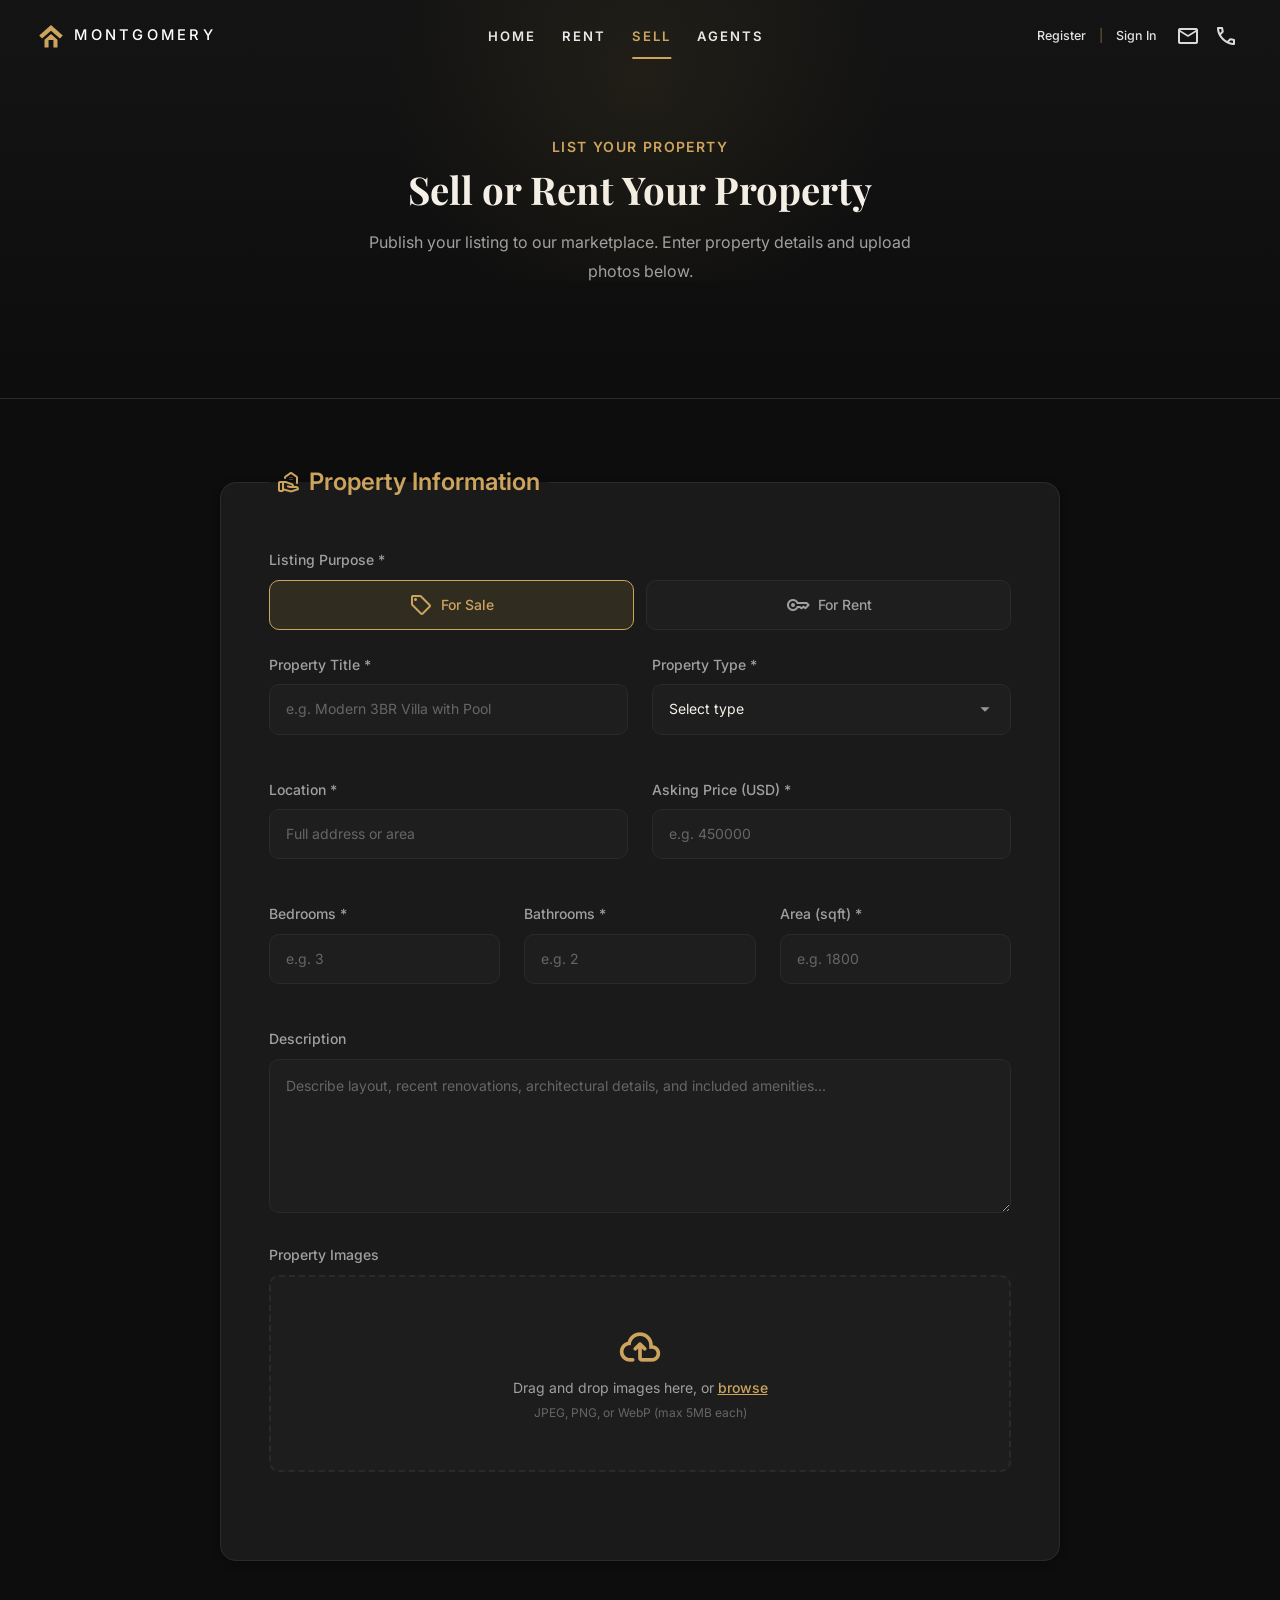
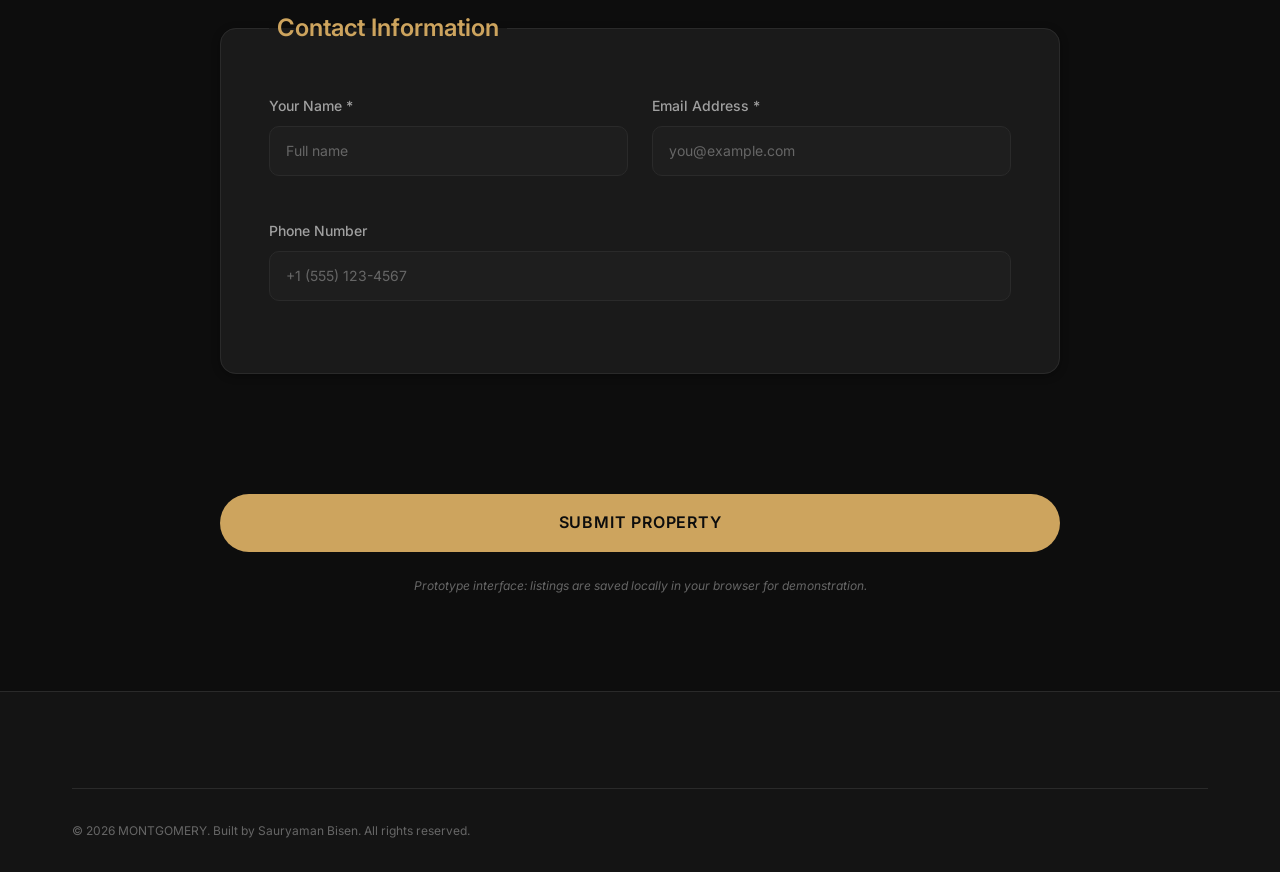
<file: sell.html>
<!doctype html>
<html lang="en">
  <head>
    <meta charset="UTF-8" />
    <meta name="author" content="Sauryaman Bisen">
    <meta name="viewport" content="width=device-width, initial-scale=1.0" />
    <meta name="description" content="List your property on MONTGOMERY. Connect with verified buyers and renters through our platform.">
    <title>Sell Your Property | MONTGOMERY</title>
    <link rel="shortcut icon" href="./favicon.svg" type="image/svg+xml">
    <link rel="preconnect" href="https://fonts.googleapis.com" />
    <link rel="preconnect" href="https://fonts.gstatic.com" crossorigin />
    <link href="https://fonts.googleapis.com/css2?family=Inter:wght@300;400;500;600;700;800&family=Playfair+Display:wght@400;500;600;700&display=swap" rel="stylesheet"/>
    <link rel="stylesheet" href="https://fonts.googleapis.com/css2?family=Material+Symbols+Rounded:opsz,wght,FILL,GRAD@24,400,0..1,0" />
    <link rel="stylesheet" href="./assets/css/style.css">
    <link rel="stylesheet" href="./assets/css/sell.css">
  </head>
  <body class="sell-page">

    <!-- Header -->
    <header class="header" id="header" data-header>
      <div class="container header-container">
        <a href="index.html" class="logo" aria-label="MONTGOMERY Home">
          <svg class="logo-icon" viewBox="0 0 32 32" fill="none" xmlns="http://www.w3.org/2000/svg" aria-hidden="true">
            <path d="M16 2.5 L30.5 15.5 L27 19 L16 9.5 L5 19 L1.5 15.5 Z" fill="currentColor"/>
            <path d="M16 13.5 L24 20.5 V30 H19 V21 H13 V30 H8 V20.5 Z" fill="currentColor"/>
          </svg>
          <span class="logo-text">MONTGOMERY</span>
        </a>
        <nav class="navbar" id="navbar" data-navbar>
          <ul class="navbar-list">
            <li><a href="index.html" class="nav-link">Home</a></li>
            <li><a href="index.html#properties" class="nav-link">Rent</a></li>
            <li><a href="sell.html" class="nav-link active">Sell</a></li>
            <li><a href="index.html#agents" class="nav-link">Agents</a></li>
          </ul>
          <div class="navbar-right">
            <div class="navbar-actions">
              <a href="register.html" class="nav-action-link">Register</a>
              <span class="nav-action-divider" aria-hidden="true">|</span>
              <a href="signin.html" class="nav-action-link nav-action-signin">Sign In</a>
            </div>
            <div class="navbar-contact">
              <a href="mailto:hello@montgomery.com" class="nav-contact-btn" aria-label="Email us"><span class="material-symbols-rounded" aria-hidden="true">mail</span></a>
              <a href="tel:+1234567890" class="nav-contact-btn" aria-label="Call us"><span class="material-symbols-rounded" aria-hidden="true">call</span></a>
            </div>
          </div>
        </nav>
        <button class="nav-toggle-btn" aria-label="Toggle navigation menu" data-nav-toggler>
          <span class="material-symbols-rounded open" aria-hidden="true">menu</span>
          <span class="material-symbols-rounded close" aria-hidden="true">close</span>
        </button>
      </div>
    </header>

    <main>
      <section class="sell-hero">
        <div class="container">
          <div class="section-header section-header-center">
            <p class="section-subtitle">List Your Property</p>
            <h1 class="section-title">Sell or Rent Your Property</h1>
            <p class="sell-hero-description">Publish your listing to our marketplace. Enter property details and upload photos below.</p>
          </div>
        </div>
      </section>

      <section class="sell-form-section">
        <div class="container">
          <form class="sell-form" id="sellForm" novalidate>

            <fieldset class="form-fieldset">
              <legend class="fieldset-legend">
                <span class="material-symbols-rounded" aria-hidden="true">real_estate_agent</span>
                Property Information
              </legend>

              <div class="form-group">
                <label class="form-label">Listing Purpose *</label>
                <div class="purpose-toggle-group">
                  <label class="purpose-toggle-option active" id="purposeSaleOption">
                    <input type="radio" name="sellPurpose" value="sale" checked>
                    <span class="material-symbols-rounded" aria-hidden="true">sell</span>
                    <span>For Sale</span>
                  </label>
                  <label class="purpose-toggle-option" id="purposeRentOption">
                    <input type="radio" name="sellPurpose" value="rent">
                    <span class="material-symbols-rounded" aria-hidden="true">key</span>
                    <span>For Rent</span>
                  </label>
                </div>
              </div>

              <div class="form-row">
                <div class="form-group">
                  <label for="sellTitle" class="form-label">Property Title *</label>
                  <input type="text" id="sellTitle" class="form-input" placeholder="e.g. Modern 3BR Villa with Pool" required>
                  <span class="form-error" id="sellTitleError"></span>
                </div>

                <div class="form-group">
                  <label for="sellType" class="form-label">Property Type *</label>
                  <select id="sellType" class="form-input form-select" required>
                    <option value="">Select type</option>
                    <option value="house">House</option>
                    <option value="apartment">Apartment</option>
                    <option value="villa">Villa</option>
                    <option value="townhouse">Townhouse</option>
                    <option value="penthouse">Penthouse</option>
                  </select>
                  <span class="form-error" id="sellTypeError"></span>
                </div>
              </div>

              <div class="form-row">
                <div class="form-group">
                  <label for="sellLocation" class="form-label">Location *</label>
                  <input type="text" id="sellLocation" class="form-input" placeholder="Full address or area" required>
                  <span class="form-error" id="sellLocationError"></span>
                </div>

                <div class="form-group">
                  <label for="sellPrice" class="form-label">Asking Price (USD) *</label>
                  <input type="number" id="sellPrice" class="form-input" placeholder="e.g. 450000" min="1" required>
                  <span class="form-error" id="sellPriceError"></span>
                </div>
              </div>

              <div class="form-row form-row-3">
                <div class="form-group">
                  <label for="sellBedrooms" class="form-label">Bedrooms *</label>
                  <input type="number" id="sellBedrooms" class="form-input" placeholder="e.g. 3" min="0" required>
                  <span class="form-error" id="sellBedroomsError"></span>
                </div>

                <div class="form-group">
                  <label for="sellBathrooms" class="form-label">Bathrooms *</label>
                  <input type="number" id="sellBathrooms" class="form-input" placeholder="e.g. 2" min="0" required>
                  <span class="form-error" id="sellBathroomsError"></span>
                </div>

                <div class="form-group">
                  <label for="sellArea" class="form-label">Area (sqft) *</label>
                  <input type="number" id="sellArea" class="form-input" placeholder="e.g. 1800" min="1" required>
                  <span class="form-error" id="sellAreaError"></span>
                </div>
              </div>

              <div class="form-group">
                <label for="sellDescription" class="form-label">Description</label>
                <textarea id="sellDescription" class="form-input form-textarea" placeholder="Describe layout, recent renovations, architectural details, and included amenities..." rows="5"></textarea>
              </div>

              <div class="form-group">
                <label for="sellImages" class="form-label">Property Images</label>
                <div class="file-upload" id="fileUploadArea">
                  <span class="material-symbols-rounded file-upload-icon" aria-hidden="true">cloud_upload</span>
                  <p class="file-upload-text">Drag and drop images here, or <span class="file-upload-link">browse</span></p>
                  <p class="file-upload-hint">JPEG, PNG, or WebP (max 5MB each)</p>
                  <input type="file" id="sellImages" class="file-input" accept="image/*" multiple>
                </div>
                <div class="file-preview" id="filePreview"></div>
              </div>
            </fieldset>

            <fieldset class="form-fieldset">
              <legend class="fieldset-legend">Contact Information</legend>

              <div class="form-row">
                <div class="form-group">
                  <label for="sellContactName" class="form-label">Your Name *</label>
                  <input type="text" id="sellContactName" class="form-input" placeholder="Full name" required>
                  <span class="form-error" id="sellContactNameError"></span>
                </div>

                <div class="form-group">
                  <label for="sellContactEmail" class="form-label">Email Address *</label>
                  <input type="email" id="sellContactEmail" class="form-input" placeholder="you@example.com" required>
                  <span class="form-error" id="sellContactEmailError"></span>
                </div>
              </div>

              <div class="form-group">
                <label for="sellContactPhone" class="form-label">Phone Number</label>
                <input type="tel" id="sellContactPhone" class="form-input" placeholder="+1 (555) 123-4567">
              </div>
            </fieldset>

            <div class="form-status" id="sellStatus"></div>

            <div class="sell-form-actions">
              <button type="submit" class="btn btn-primary btn-full" id="sellSubmit">
                <span class="btn-text">Submit Property</span>
                <span class="btn-loader" style="display:none;"></span>
              </button>
              <p class="demo-notice">Prototype interface: listings are saved locally in your browser for demonstration.</p>
            </div>

          </form>
        </div>
      </section>
    </main>

    <!-- Footer -->
    <footer class="footer" id="footer">
      <div class="container">
        <div class="footer-bottom">
          <p class="footer-copyright">&copy; 2026 MONTGOMERY. Built by Sauryaman Bisen. All rights reserved.</p>
        </div>
      </div>
    </footer>

    <script src="./assets/js/sell.js" defer></script>
  </body>
</html>
</file>
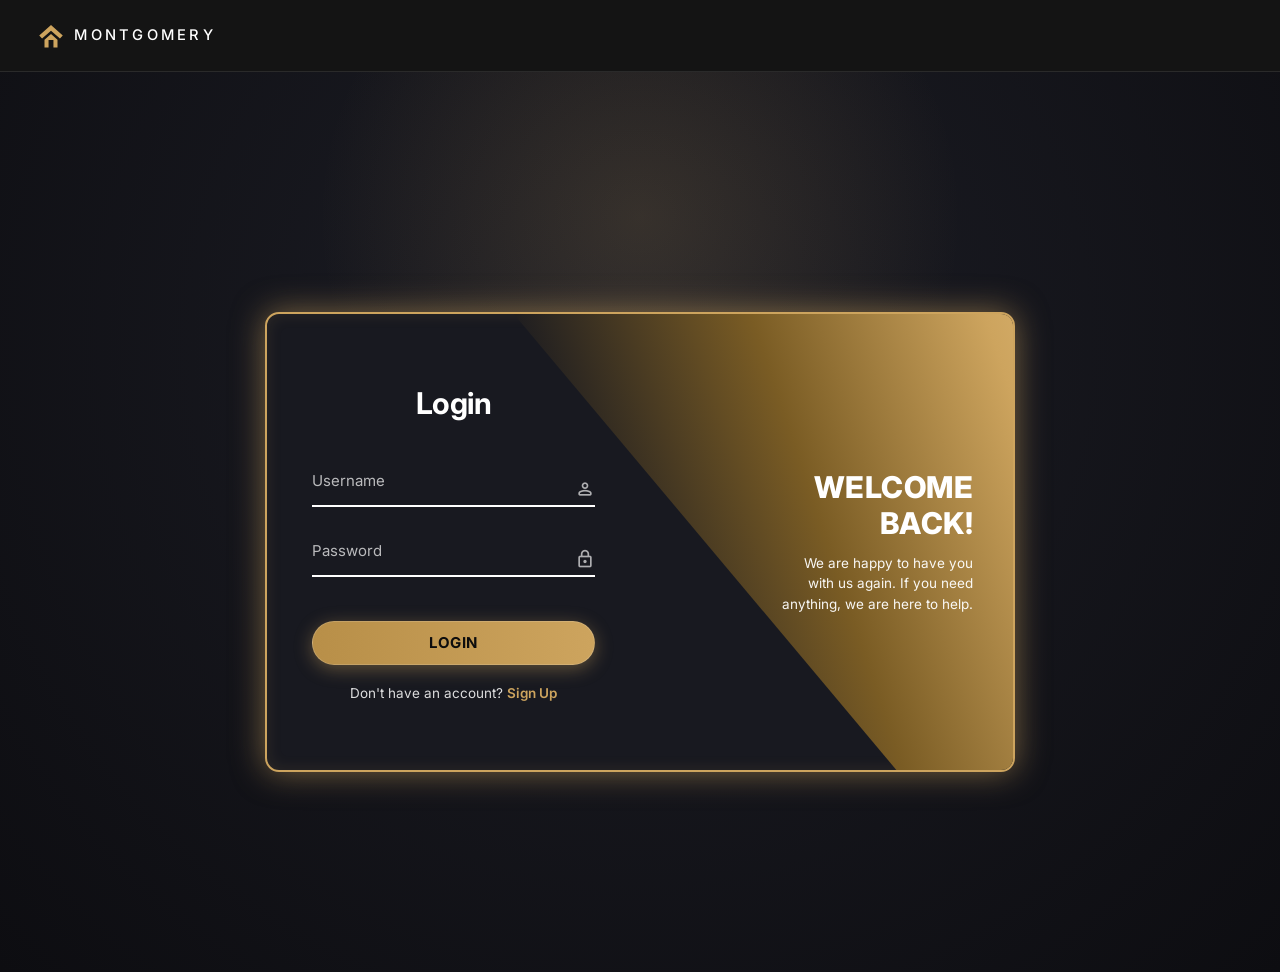
<file: signin.html>
<!doctype html>
<html lang="en">
  <head>
    <meta charset="UTF-8" />
    <meta name="author" content="Sauryaman Bisen">
    <meta name="viewport" content="width=device-width, initial-scale=1.0" />
    <meta name="description" content="Sign in to your MONTGOMERY account to save properties, contact agents, and manage your listings.">
    <title>Sign In | MONTGOMERY</title>
    <link rel="shortcut icon" href="./favicon.svg" type="image/svg+xml">
    <link rel="preconnect" href="https://fonts.googleapis.com" />
    <link rel="preconnect" href="https://fonts.gstatic.com" crossorigin />
    <link href="https://fonts.googleapis.com/css2?family=Inter:wght@300;400;500;600;700;800&family=Playfair+Display:wght@400;500;600;700&display=swap" rel="stylesheet"/>
    <link rel="stylesheet" href="https://fonts.googleapis.com/css2?family=Material+Symbols+Rounded:opsz,wght,FILL,GRAD@24,400,0..1,0" />
    <link rel="stylesheet" href="./assets/css/style.css">
    <link rel="stylesheet" href="./assets/css/auth.css">
  </head>
  <body class="auth-page">

    <header class="header header-auth">
      <div class="container header-container">
        <a href="index.html" class="logo" aria-label="MONTGOMERY Home">
          <svg class="logo-icon" viewBox="0 0 32 32" fill="none" xmlns="http://www.w3.org/2000/svg" aria-hidden="true">
            <path d="M16 2.5 L30.5 15.5 L27 19 L16 9.5 L5 19 L1.5 15.5 Z" fill="currentColor"/>
            <path d="M16 13.5 L24 20.5 V30 H19 V21 H13 V30 H8 V20.5 Z" fill="currentColor"/>
          </svg>
          <span class="logo-text">MONTGOMERY</span>
        </a>
      </div>
    </header>

    <main class="auth-page-animated">
      <div class="container animated-auth-box" id="animatedAuthBox">
        <!-- Curved background shapes (Gold diagonal glow) -->
        <div class="curved-shape" aria-hidden="true"></div>
        <div class="curved-shape2" aria-hidden="true"></div>

        <!-- LOGIN FORM (Left Panel) -->
        <div class="form-box Login">
          <h2 class="animation" style="--D:0; --li:21; --S:0;">Login</h2>
          <form id="animatedLoginForm" novalidate>
            <div class="input-box animation" style="--D:1; --li:20; --S:1;">
              <input type="text" id="animatedLoginUser" required autocomplete="username">
              <label for="animatedLoginUser">Username</label>
              <span class="material-symbols-rounded input-ico" aria-hidden="true">person</span>
            </div>

            <div class="input-box animation" style="--D:2; --li:19; --S:2;">
              <input type="password" id="animatedLoginPass" required autocomplete="current-password">
              <label for="animatedLoginPass">Password</label>
              <span class="material-symbols-rounded input-ico" aria-hidden="true">lock</span>
            </div>

            <div class="animated-auth-feedback" id="animatedLoginFeedback"></div>

            <button type="submit" class="btn animation" id="animatedLoginBtn" style="--D:3; --li:18; --S:3;">
              <span class="btn-text">Login</span>
              <span class="btn-loader" style="display:none;"></span>
            </button>

              <div class="regi-link animation" style="--D:4; --li:17; --S:4;">
                <p>Don't have an account? <a href="#" class="SignUpLink" id="toggleToRegister">Sign Up</a></p>
              </div>
            </form>
        </div>

        <!-- LOGIN INFO (Right Panel) -->
        <div class="info-content Login">
          <h2 class="animation" style="--D:0; --li:21; --S:0;">WELCOME<br>BACK!</h2>
          <p class="animation" style="--D:1; --li:20; --S:1;">We are happy to have you with us again. If you need anything, we are here to help.</p>
        </div>

        <!-- REGISTER FORM (Right Panel) -->
        <div class="form-box Register">
          <h2 class="animation" style="--li:17; --D:0; --S:0;">Sign Up</h2>
          <form id="animatedRegisterForm" novalidate>
            <div class="input-box animation" style="--li:18; --D:1; --S:1;">
              <input type="text" id="animatedRegUser" required autocomplete="name">
              <label for="animatedRegUser">Username</label>
              <span class="material-symbols-rounded input-ico" aria-hidden="true">person</span>
            </div>

            <div class="input-box animation" style="--li:19; --D:2; --S:2;">
              <input type="email" id="animatedRegEmail" required autocomplete="email">
              <label for="animatedRegEmail">Email</label>
              <span class="material-symbols-rounded input-ico" aria-hidden="true">mail</span>
            </div>

            <div class="input-box animation" style="--li:20; --D:3; --S:3;">
              <input type="password" id="animatedRegPass" required autocomplete="new-password">
              <label for="animatedRegPass">Password</label>
              <span class="material-symbols-rounded input-ico" aria-hidden="true">lock</span>
            </div>

            <div class="animated-auth-feedback" id="animatedRegFeedback"></div>

            <button type="submit" class="btn animation" id="animatedRegBtn" style="--li:21; --D:4; --S:4;">
              <span class="btn-text">Sign Up</span>
              <span class="btn-loader" style="display:none;"></span>
            </button>

            <div class="regi-link animation" style="--li:22; --D:5; --S:5;">
              <p>Already have an account? <a href="#" class="SignInLink" id="toggleToLogin">Sign In</a></p>
            </div>
          </form>
        </div>

        <!-- REGISTER INFO (Left Panel) -->
        <div class="info-content Register">
          <h2 class="animation" style="--li:17; --D:0; --S:0;">WELCOME!</h2>
          <p class="animation" style="--li:18; --D:1; --S:1;">We are happy to have you join us. If you need anything, we are here to help.</p>
        </div>

      </div>
    </main>

    <script src="./assets/js/auth.js"></script>
  </body>
</html>
</file>
<file: assets/css/style.css>
/*-----------------------------------*\
  #style.css — MONTGOMERY Real Estate
\*-----------------------------------*/

/**
 * MONTGOMERY Premium Real Estate Website
 * Built by Sauryaman Bisen
 */



/*-----------------------------------*\
  #CUSTOM PROPERTIES
\*-----------------------------------*/

:root {
  /* BRAND COLORS */
  --color-bg-primary: #0d0d0d;
  --color-bg-secondary: #141414;
  --color-bg-card: #1a1a1a;
  --color-bg-card-hover: #222222;
  --color-bg-elevated: #1e1e1e;

  --color-gold: #cda45e;
  --color-gold-light: #dfba78;
  --color-gold-dark: #b88f48;
  --color-champagne: #eddab2;

  --color-text-primary: #f5f0e8;
  --color-text-secondary: #a0a0a0;
  --color-text-muted: #666666;
  --color-text-inverse: #0d0d0d;

  --color-border: #2a2a2a;
  --color-border-light: #333333;

  --color-success: #4caf50;
  --color-error: #ef5350;
  --color-warning: #ff9800;

  /* TYPOGRAPHY */
  --font-primary: 'Inter', -apple-system, BlinkMacSystemFont, 'Segoe UI', sans-serif;
  --font-display: 'Playfair Display', Georgia, serif;

  --fs-hero: clamp(2.8rem, 5vw, 4.5rem);
  --fs-h1: clamp(2rem, 3.5vw, 3rem);
  --fs-h2: clamp(1.8rem, 3vw, 2.5rem);
  --fs-h3: clamp(1.2rem, 2vw, 1.5rem);
  --fs-body: 1rem;
  --fs-small: 0.875rem;
  --fs-xs: 0.75rem;

  --lh-tight: 1.2;
  --lh-normal: 1.6;
  --lh-relaxed: 1.8;

  --fw-light: 300;
  --fw-regular: 400;
  --fw-medium: 500;
  --fw-semibold: 600;
  --fw-bold: 700;
  --fw-extrabold: 800;

  --ls-tight: -0.02em;
  --ls-normal: 0;
  --ls-wide: 0.05em;
  --ls-wider: 0.1em;

  /* SPACING */
  --space-xs: 0.25rem;
  --space-sm: 0.5rem;
  --space-md: 1rem;
  --space-lg: 1.5rem;
  --space-xl: 2rem;
  --space-2xl: 3rem;
  --space-3xl: 4rem;
  --space-4xl: 6rem;
  --space-5xl: 8rem;

  /* BORDER RADIUS */
  --radius-sm: 6px;
  --radius-md: 10px;
  --radius-lg: 16px;
  --radius-xl: 24px;
  --radius-full: 9999px;

  /* SHADOWS */
  --shadow-sm: 0 2px 8px rgba(0,0,0,0.3);
  --shadow-md: 0 4px 16px rgba(0,0,0,0.4);
  --shadow-lg: 0 8px 32px rgba(0,0,0,0.5);
  --shadow-gold: 0 4px 20px rgba(201,168,76,0.3);

  /* TRANSITIONS */
  --transition-fast: 200ms ease;
  --transition-normal: 350ms ease;
  --transition-slow: 500ms cubic-bezier(0.4, 0, 0.2, 1);

  /* LAYOUT */
  --header-height: 72px;
  --container-max: 1280px;
  --container-narrow: 720px;
}



/*-----------------------------------*\
  #RESET & BASE
\*-----------------------------------*/

*,
*::before,
*::after {
  margin: 0;
  padding: 0;
  box-sizing: border-box;
}

li { list-style: none; }

a {
  color: inherit;
  text-decoration: none;
}

img {
  display: block;
  max-width: 100%;
  height: auto;
}

input, button, select, textarea {
  font: inherit;
  color: inherit;
  background: none;
  border: none;
  outline: none;
}

button { cursor: pointer; }

select {
  appearance: none;
  -webkit-appearance: none;
}

html {
  font-family: var(--font-primary);
  scroll-behavior: smooth;
  -webkit-font-smoothing: antialiased;
  -moz-osx-font-smoothing: grayscale;
  overflow-x: hidden;
  max-width: 100%;
}

body {
  background-color: var(--color-bg-primary);
  color: var(--color-text-primary);
  font-size: var(--fs-body);
  line-height: var(--lh-normal);
  overflow-x: hidden;
  max-width: 100%;
  min-height: 100vh;
  min-height: 100dvh;
}

/* Scrollbar */
::-webkit-scrollbar { width: 8px; }
::-webkit-scrollbar-track { background: var(--color-bg-secondary); }
::-webkit-scrollbar-thumb {
  background: var(--color-border-light);
  border-radius: 4px;
}
::-webkit-scrollbar-thumb:hover { background: var(--color-text-muted); }

/* Focus styles */
:focus-visible {
  outline: 2px solid var(--color-gold);
  outline-offset: 2px;
}

/* Reduced motion */
@media (prefers-reduced-motion: reduce) {
  *, *::before, *::after {
    animation-duration: 0.01ms !important;
    animation-iteration-count: 1 !important;
    transition-duration: 0.01ms !important;
  }
  html { scroll-behavior: auto; }
}



/*-----------------------------------*\
  #UTILITIES
\*-----------------------------------*/

.container {
  max-width: var(--container-max);
  width: 100%;
  margin-inline: auto;
  padding-inline: clamp(1.5rem, 6.45vw, 4.5rem);
}

.gold-text { color: var(--color-gold); }

.section-subtitle {
  color: var(--color-gold);
  font-size: var(--fs-small);
  font-weight: var(--fw-semibold);
  letter-spacing: var(--ls-wider);
  text-transform: uppercase;
  margin-bottom: var(--space-sm);
}

.section-title {
  font-family: var(--font-display);
  font-size: var(--fs-h2);
  font-weight: var(--fw-bold);
  line-height: var(--lh-tight);
  color: var(--color-text-primary);
}

.section-header {
  margin-bottom: var(--space-3xl);
}

.section-header-center {
  text-align: center;
}

.demo-notice {
  font-size: var(--fs-xs);
  color: var(--color-text-muted);
  font-style: italic;
  margin-top: var(--space-lg);
}

.material-symbols-rounded {
  display: block;
  width: 1em;
  height: 1em;
  font-size: 24px;
  overflow: hidden;
  font-variation-settings: 'FILL' 0, 'wght' 400, 'GRAD' 0, 'opsz' 24;
}



/*-----------------------------------*\
  #BUTTONS
\*-----------------------------------*/

.btn {
  display: inline-flex;
  align-items: center;
  justify-content: center;
  gap: var(--space-sm);
  padding: 14px 32px;
  border-radius: var(--radius-full);
  font-size: var(--fs-small);
  font-weight: var(--fw-semibold);
  letter-spacing: var(--ls-wide);
  transition: color var(--transition-fast), background var(--transition-fast), border-color var(--transition-fast), box-shadow var(--transition-fast), transform var(--transition-fast);
  white-space: nowrap;
  cursor: pointer;
  text-transform: uppercase;
}

.btn-primary {
  background: var(--color-gold);
  color: var(--color-text-inverse);
}

.btn-primary:hover {
  background: var(--color-gold-light);
  box-shadow: var(--shadow-gold);
  transform: translateY(-1px);
}

.btn-primary:active {
  background: var(--color-gold-dark);
  transform: translateY(0);
}

.btn-outline {
  background: transparent;
  color: var(--color-text-primary);
  border: 1px solid var(--color-border-light);
}

.btn-outline:hover {
  border-color: var(--color-gold);
  color: var(--color-gold);
}

.btn-full { width: 100%; }

.btn-loader {
  width: 18px;
  height: 18px;
  border: 2px solid transparent;
  border-top-color: currentColor;
  border-radius: 50%;
  animation: spin 0.6s linear infinite;
}

@keyframes spin {
  to { transform: rotate(360deg); }
}



/*-----------------------------------*\
  #HEADER
\*-----------------------------------*/

.header {
  position: fixed;
  top: 0;
  left: 0;
  width: 100%;
  height: var(--header-height);
  z-index: 1002;
  transition: background var(--transition-fast), box-shadow var(--transition-fast);
  will-change: background, box-shadow;
}

.header.scrolled {
  background: rgba(13, 13, 13, 0.95);
  backdrop-filter: blur(12px);
  -webkit-backdrop-filter: blur(12px);
  box-shadow: 0 1px 0 var(--color-border);
}

.header-container {
  display: flex;
  align-items: center;
  justify-content: space-between;
  height: 100%;
  width: 100%;
  max-width: var(--container-max);
  margin-inline: auto;
  padding-inline: clamp(1.25rem, 3vw, 2.5rem);
  gap: clamp(1rem, 2vw, 2rem);
  position: relative;
}

.logo {
  display: flex;
  align-items: center;
  gap: 10px;
  color: var(--color-gold);
  flex-shrink: 0;
  z-index: 10;
  text-decoration: none;
}

.logo-icon {
  width: 26px;
  height: 26px;
  color: var(--color-gold);
  flex-shrink: 0;
}

.logo-text {
  font-family: var(--font-primary);
  font-size: 0.92rem;
  font-weight: 500;
  letter-spacing: 0.22em;
  color: #ffffff;
  white-space: nowrap;
}

/* Navbar */
.navbar {
  display: contents;
}

.navbar-list {
  display: flex;
  align-items: center;
  justify-content: center;
  gap: clamp(1.25rem, 2vw, 2.2rem);
  list-style: none;
  margin: 0;
  padding: 0;
  flex-shrink: 0;
}

.nav-link {
  font-family: var(--font-primary);
  font-size: 0.82rem;
  font-weight: 600;
  color: rgba(255, 255, 255, 0.9);
  letter-spacing: 0.16em;
  text-transform: uppercase;
  transition: color var(--transition-fast);
  padding: 6px 0;
  position: relative;
  text-decoration: none;
  display: inline-block;
}

.nav-link::after {
  content: '';
  position: absolute;
  bottom: -6px;
  left: 50%;
  transform: translateX(-50%);
  width: 0;
  height: 2px;
  background: var(--color-gold);
  transition: width var(--transition-normal);
}

.nav-link:hover,
.nav-link.active {
  color: var(--color-gold);
}

.nav-link:hover::after,
.nav-link.active::after {
  width: 100%;
}

.nav-link.active::after {
  width: 100%;
}

.navbar-right {
  display: flex;
  align-items: center;
  gap: clamp(0.75rem, 1.2vw, 1.25rem);
  flex-shrink: 0;
}

.navbar-actions {
  display: flex;
  align-items: center;
  gap: 0.75rem;
}

.nav-action-link {
  font-family: var(--font-primary);
  font-size: 0.78rem;
  font-weight: 500;
  color: rgba(255, 255, 255, 0.88);
  transition: color var(--transition-fast);
  text-decoration: none;
  white-space: nowrap;
}

.nav-action-link:hover {
  color: var(--color-gold);
}

.nav-action-divider {
  color: rgba(205, 164, 94, 0.55);
  font-size: 0.8rem;
  user-select: none;
  margin: 0 1px;
}

.navbar-contact {
  display: flex;
  align-items: center;
  gap: 0.35rem;
}

.nav-contact-btn {
  display: flex;
  align-items: center;
  justify-content: center;
  width: 32px;
  height: 32px;
  border-radius: var(--radius-full);
  color: rgba(255, 255, 255, 0.85);
  transition: all var(--transition-fast);
  text-decoration: none;
  flex-shrink: 0;
}

.nav-contact-icon {
  width: 18px;
  height: 18px;
  flex-shrink: 0;
}

.nav-contact-btn:hover {
  color: var(--color-gold);
  background: rgba(205, 164, 94, 0.12);
}

.mobile-contact-label {
  display: none;
}

.navbar-backdrop {
  display: none;
}

/* Mobile menu toggle */
.nav-toggle-btn {
  display: none;
  align-items: center;
  justify-content: center;
  width: 44px;
  height: 44px;
  color: var(--color-text-primary);
  z-index: 10;
}

.nav-toggle-btn .close { display: none; }
.nav-toggle-btn.active .open { display: none; }
.nav-toggle-btn.active .close { display: block; }



/*-----------------------------------*\
  #HERO
\*-----------------------------------*/

.hero {
  position: relative;
  min-height: 100vh;
  min-height: 100dvh;
  display: flex;
  align-items: center;
  overflow: hidden;
}

.hero-bg {
  position: absolute;
  inset: 0;
  z-index: 0;
}

.hero-bg-img {
  width: 100%;
  height: 100%;
  object-fit: cover;
  object-position: center right;
}

.hero-overlay {
  position: absolute;
  inset: 0;
  background: 
    linear-gradient(180deg, rgba(8, 10, 15, 0.45) 0%, rgba(8, 10, 15, 0.1) 20%, transparent 35%),
    linear-gradient(90deg, rgba(8, 10, 15, 0.72) 0%, rgba(8, 10, 15, 0.5) 35%, rgba(8, 10, 15, 0.18) 65%, transparent 88%);
  pointer-events: none;
}

.hero-container {
  position: relative;
  z-index: 1;
  width: 100%;
  padding-top: calc(var(--header-height) + clamp(2rem, 5vh, 4.5rem));
  padding-bottom: clamp(3rem, 7vh, 6rem);
}

.hero-content {
  max-width: 660px;
}

.hero-accent-line {
  width: 52px;
  height: 3px;
  background-color: var(--color-gold);
  margin-bottom: 24px;
  animation: fadeInUp 0.45s ease forwards;
}

.hero-title {
  font-family: var(--font-display);
  font-size: clamp(2.6rem, 5.2vw, 4.85rem);
  font-weight: 400;
  line-height: 1.12;
  letter-spacing: -0.015em;
  color: #ffffff;
  margin-bottom: 24px;
  animation: fadeInUp 0.45s ease forwards;
}

.hero-title .gold-text em,
.hero-title em {
  font-family: var(--font-display);
  font-style: italic;
  font-weight: 400;
  color: var(--color-gold);
}

.hero-description {
  font-family: var(--font-primary);
  font-size: clamp(0.95rem, 1.25vw, 1.125rem);
  font-weight: 400;
  color: rgba(255, 255, 255, 0.88);
  line-height: 1.6;
  max-width: 440px;
  margin-bottom: 34px;
  animation: fadeInUp 0.45s 0.1s ease both;
}

.hero-actions {
  display: flex;
  align-items: center;
  gap: var(--space-md);
  flex-wrap: wrap;
  animation: fadeInUp 0.45s 0.18s ease both;
}

#explorePropertiesBtn {
  display: inline-flex;
  align-items: center;
  justify-content: center;
  gap: 10px;
  background-color: var(--color-gold);
  color: #352815;
  padding: 14px 34px;
  border-radius: var(--radius-full);
  font-size: 0.82rem;
  font-weight: 600;
  letter-spacing: 0.16em;
  text-transform: uppercase;
  border: none;
  box-shadow: 0 4px 18px rgba(0, 0, 0, 0.35);
  transition: transform var(--transition-fast), background-color var(--transition-fast), box-shadow var(--transition-fast);
  text-decoration: none;
}

#explorePropertiesBtn:hover {
  background-color: var(--color-gold-light);
  color: #241a0b;
  transform: translateY(-2px);
  box-shadow: 0 8px 24px rgba(205, 164, 94, 0.4);
}

#explorePropertiesBtn svg {
  width: 17px;
  height: 17px;
  color: inherit;
  transition: transform var(--transition-fast);
}

#explorePropertiesBtn:hover svg {
  transform: translateX(4px);
}

.hero-scroll-indicator {
  position: absolute;
  bottom: 22px;
  left: 50%;
  transform: translateX(-50%);
  z-index: 2;
  display: flex;
  flex-direction: column;
  align-items: center;
  gap: 5px;
  cursor: pointer;
  text-decoration: none;
  animation: fadeInUp 0.8s 0.5s ease both;
}

.hero-scroll-pill {
  width: 18px;
  height: 30px;
  border: 1.5px solid var(--color-gold);
  border-radius: 12px;
  display: flex;
  flex-direction: column;
  align-items: center;
  justify-content: flex-start;
  padding-top: 5px;
  gap: 3px;
  background: rgba(13, 13, 13, 0.2);
  backdrop-filter: blur(2px);
  transition: border-color var(--transition-fast), box-shadow var(--transition-fast);
}

.hero-scroll-dot {
  width: 2.5px;
  height: 4px;
  background-color: var(--color-gold);
  border-radius: 2px;
  animation: scrollDotPulse 2s ease-in-out infinite;
}

.hero-scroll-dot-subtle {
  width: 2.5px;
  height: 3px;
  background-color: rgba(205, 164, 94, 0.6);
  border-radius: 2px;
}

.hero-scroll-stem {
  width: 1.5px;
  height: 14px;
  background-color: var(--color-gold);
  border-radius: 1px;
}

.hero-scroll-indicator:hover .hero-scroll-pill {
  border-color: var(--color-gold-light);
  box-shadow: 0 0 10px rgba(205, 164, 94, 0.4);
}

@keyframes scrollDotPulse {
  0%, 100% {
    opacity: 1;
    transform: translateY(0);
  }
  50% {
    opacity: 0.3;
    transform: translateY(4px);
  }
}

@keyframes fadeInUp {
  from {
    opacity: 0;
    transform: translateY(24px);
  }
  to {
    opacity: 1;
    transform: translateY(0);
  }
}



/*-----------------------------------*\
  #SEARCH
\*-----------------------------------*/

.search-section {
  position: relative;
  z-index: 5;
  margin-top: 0;
  padding: var(--space-4xl) 0;
  background-color: var(--color-bg-primary);
  border-bottom: 1px solid rgba(255, 255, 255, 0.05);
  scroll-margin-top: calc(var(--header-height) + 16px);
}

.search-bar {
  display: flex;
  align-items: flex-end;
  gap: var(--space-md);
  background: var(--color-bg-card);
  border: 1px solid var(--color-border);
  border-radius: var(--radius-lg);
  padding: var(--space-lg) var(--space-xl);
  box-shadow: var(--shadow-lg);
}

.search-group {
  flex: 1;
  min-width: 0;
}

.search-label {
  display: block;
  font-size: var(--fs-xs);
  font-weight: var(--fw-semibold);
  color: var(--color-text-secondary);
  text-transform: uppercase;
  letter-spacing: var(--ls-wider);
  margin-bottom: var(--space-xs);
}

.search-input,
.search-select {
  width: 100%;
  padding: 10px 0;
  font-size: var(--fs-small);
  color: var(--color-text-primary);
  background: transparent;
  border-bottom: 1px solid var(--color-border);
  transition: border-color var(--transition-fast);
}

.search-input::placeholder { color: var(--color-text-muted); }

.search-input:focus,
.search-select:focus {
  border-bottom-color: var(--color-gold);
}

.search-select option {
  background: var(--color-bg-card);
  color: var(--color-text-primary);
}

.search-divider {
  width: 1px;
  height: 48px;
  background: var(--color-border);
  flex-shrink: 0;
}

.search-group-price { min-width: 160px; }

.search-price-inputs {
  display: flex;
  align-items: center;
  gap: var(--space-xs);
}

.search-price {
  width: 50% !important;
  text-align: center;
}

.price-separator {
  color: var(--color-text-muted);
  flex-shrink: 0;
}

.search-actions {
  display: flex;
  align-items: center;
  gap: var(--space-sm);
  flex-shrink: 0;
}

.btn-search {
  padding: 12px 28px;
}

.btn-clear {
  display: flex;
  align-items: center;
  justify-content: center;
  width: 44px;
  height: 44px;
  border-radius: var(--radius-full);
  color: var(--color-text-muted);
  transition: all var(--transition-fast);
}

.btn-clear:hover {
  color: var(--color-error);
  background: rgba(239,83,80,0.1);
}

/* Hide number input spinners */
input[type=number]::-webkit-inner-spin-button,
input[type=number]::-webkit-outer-spin-button {
  -webkit-appearance: none;
  margin: 0;
}
input[type=number] { -moz-appearance: textfield; }



/*-----------------------------------*\
  #PROPERTIES
\*-----------------------------------*/

.properties-section {
  padding: var(--space-4xl) 0;
}

.property-filters {
  display: flex;
  align-items: center;
  gap: var(--space-sm);
  margin-bottom: var(--space-2xl);
  flex-wrap: wrap;
}

.filter-btn {
  padding: 10px 24px;
  border-radius: var(--radius-full);
  font-size: var(--fs-small);
  font-weight: var(--fw-medium);
  color: var(--color-text-secondary);
  border: 1px solid var(--color-border);
  transition: color 0.18s ease, background-color 0.18s ease, border-color 0.18s ease;
  white-space: nowrap;
}

.filter-btn:hover {
  color: var(--color-text-primary);
  border-color: var(--color-text-muted);
}

.filter-btn.active {
  background: var(--color-gold);
  color: var(--color-text-inverse);
  border-color: var(--color-gold);
}

.property-grid {
  display: grid;
  grid-template-columns: repeat(auto-fill, minmax(320px, 1fr));
  gap: var(--space-xl);
}

/* Property Card */
.property-card {
  background: var(--color-bg-card);
  border: 1px solid var(--color-border);
  border-radius: var(--radius-lg);
  overflow: hidden;
  transition: transform 0.22s ease, box-shadow 0.22s ease, border-color 0.22s ease;
  cursor: pointer;
  will-change: transform;
  contain: layout style;
}

.property-card:hover {
  border-color: var(--color-border-light);
  transform: translateY(-4px);
  box-shadow: var(--shadow-md);
}

.property-card-image {
  position: relative;
  aspect-ratio: 16/11;
  overflow: hidden;
}

.property-card-image img {
  width: 100%;
  height: 100%;
  object-fit: cover;
  transition: transform 0.35s ease;
  will-change: transform;
}

.property-card:hover .property-card-image img {
  transform: scale(1.05);
}

.property-badge {
  position: absolute;
  top: var(--space-md);
  left: var(--space-md);
  padding: 4px 12px;
  border-radius: var(--radius-full);
  font-size: var(--fs-xs);
  font-weight: var(--fw-semibold);
  text-transform: uppercase;
  letter-spacing: var(--ls-wide);
}

.badge-sale {
  background: var(--color-gold);
  color: var(--color-text-inverse);
}

.badge-rent {
  background: rgba(76, 175, 80, 0.9);
  color: white;
}

.property-favorite {
  position: absolute;
  top: var(--space-md);
  right: var(--space-md);
  width: 36px;
  height: 36px;
  border-radius: var(--radius-full);
  background: rgba(10, 10, 10, 0.75);
  display: flex;
  align-items: center;
  justify-content: center;
  color: white;
  transition: background-color 0.2s ease, transform 0.2s ease;
  will-change: transform;
}

.property-favorite:hover {
  background: var(--color-error);
  transform: scale(1.08);
}

.property-favorite.saved {
  background: var(--color-error);
}

.property-favorite .material-symbols-rounded {
  font-size: 20px;
}

.property-card-body {
  padding: var(--space-lg);
}

.property-price {
  font-size: 1.25rem;
  font-weight: var(--fw-bold);
  color: var(--color-gold);
  margin-bottom: var(--space-xs);
}

.property-price-period {
  font-size: var(--fs-small);
  font-weight: var(--fw-regular);
  color: var(--color-text-muted);
}

.property-name {
  font-size: var(--fs-body);
  font-weight: var(--fw-semibold);
  color: var(--color-text-primary);
  margin-bottom: var(--space-xs);
  white-space: nowrap;
  overflow: hidden;
  text-overflow: ellipsis;
}

.property-location {
  display: flex;
  align-items: center;
  gap: 4px;
  font-size: var(--fs-small);
  color: var(--color-text-muted);
  margin-bottom: var(--space-lg);
}

.property-location .material-symbols-rounded {
  font-size: 16px;
  color: var(--color-gold);
}

.property-meta {
  display: flex;
  align-items: center;
  gap: var(--space-lg);
  padding-top: var(--space-md);
  border-top: 1px solid var(--color-border);
}

.property-meta-item {
  display: flex;
  align-items: center;
  gap: 6px;
  font-size: var(--fs-small);
  color: var(--color-text-secondary);
}

.property-meta-item .material-symbols-rounded {
  font-size: 18px;
  color: var(--color-text-muted);
}

/* Empty state */
.property-empty {
  text-align: center;
  padding: var(--space-4xl) var(--space-xl);
}

.empty-icon {
  font-size: 64px;
  color: var(--color-text-muted);
  margin-bottom: var(--space-lg);
}

.empty-title {
  font-size: var(--fs-h3);
  font-weight: var(--fw-semibold);
  margin-bottom: var(--space-sm);
}

.empty-description {
  color: var(--color-text-secondary);
  margin-bottom: var(--space-xl);
}



/*-----------------------------------*\
  #CATEGORIES
\*-----------------------------------*/

.categories-section {
  padding: var(--space-4xl) 0;
  background: var(--color-bg-secondary);
}

.categories-grid {
  display: grid;
  grid-template-columns: repeat(auto-fit, minmax(250px, 1fr));
  gap: var(--space-xl);
}

.category-card {
  display: flex;
  flex-direction: column;
  align-items: center;
  text-align: center;
  padding: var(--space-2xl) var(--space-xl);
  background: var(--color-bg-card);
  border: 1px solid var(--color-border);
  border-radius: var(--radius-lg);
  transition: transform 0.22s ease, box-shadow 0.22s ease, border-color 0.22s ease;
  will-change: transform;
}

.category-card:hover {
  border-color: var(--color-gold);
  transform: translateY(-4px);
  box-shadow: var(--shadow-gold);
}

.category-icon {
  width: 64px;
  height: 64px;
  display: flex;
  align-items: center;
  justify-content: center;
  border-radius: var(--radius-lg);
  background: rgba(201,168,76,0.1);
  margin-bottom: var(--space-lg);
  transition: background var(--transition-normal);
}

.category-card:hover .category-icon {
  background: rgba(201,168,76,0.2);
}

.category-icon .material-symbols-rounded {
  font-size: 28px;
  color: var(--color-gold);
}

.category-title {
  font-size: var(--fs-body);
  font-weight: var(--fw-semibold);
  margin-bottom: var(--space-xs);
}

.category-count {
  font-size: var(--fs-small);
  color: var(--color-text-muted);
}



/*-----------------------------------*\
  #FEATURES
\*-----------------------------------*/

.features-section {
  padding: var(--space-5xl) 0;
}

.features-grid {
  display: grid;
  grid-template-columns: repeat(auto-fit, minmax(260px, 1fr));
  gap: var(--space-xl);
}

.feature-card {
  text-align: center;
  padding: var(--space-2xl) var(--space-lg);
  border-radius: var(--radius-lg);
  transition: background-color 0.22s ease, transform 0.22s ease;
}

.feature-card:hover {
  background: var(--color-bg-card);
  transform: translateY(-2px);
}

.feature-icon {
  width: 56px;
  height: 56px;
  display: flex;
  align-items: center;
  justify-content: center;
  margin: 0 auto var(--space-lg);
  border-radius: var(--radius-full);
  background: rgba(201,168,76,0.1);
  border: 1px solid rgba(201,168,76,0.2);
}

.feature-icon .material-symbols-rounded {
  font-size: 24px;
  color: var(--color-gold);
}

.feature-title {
  font-size: var(--fs-body);
  font-weight: var(--fw-semibold);
  margin-bottom: var(--space-sm);
}

.feature-description {
  font-size: var(--fs-small);
  color: var(--color-text-secondary);
  line-height: var(--lh-relaxed);
}



/*-----------------------------------*\
  #AGENTS
\*-----------------------------------*/

.agents-section {
  padding: var(--space-4xl) 0;
  background: var(--color-bg-secondary);
}

.agents-grid {
  display: grid;
  grid-template-columns: repeat(auto-fill, minmax(280px, 1fr));
  gap: var(--space-xl);
}

.agent-card {
  background: var(--color-bg-card);
  border: 1px solid var(--color-border);
  border-radius: var(--radius-lg);
  padding: var(--space-xl);
  text-align: center;
  transition: transform 0.22s ease, border-color 0.22s ease, box-shadow 0.22s ease;
  will-change: transform;
}

.agent-card:hover {
  border-color: var(--color-border-light);
  transform: translateY(-2px);
}

.agent-avatar {
  width: 80px;
  height: 80px;
  border-radius: var(--radius-full);
  object-fit: cover;
  margin: 0 auto var(--space-lg);
  border: 2px solid var(--color-border);
}

.agent-name {
  font-size: var(--fs-body);
  font-weight: var(--fw-semibold);
  margin-bottom: var(--space-xs);
}

.agent-role {
  font-size: var(--fs-small);
  color: var(--color-gold);
  margin-bottom: var(--space-md);
}

.agent-bio {
  font-size: var(--fs-small);
  color: var(--color-text-secondary);
  line-height: var(--lh-relaxed);
  margin-bottom: var(--space-lg);
}

.agent-contact-btn {
  display: inline-flex;
  align-items: center;
  gap: var(--space-sm);
  padding: 10px 24px;
  border-radius: var(--radius-full);
  border: 1px solid var(--color-border);
  font-size: var(--fs-small);
  color: var(--color-text-secondary);
  transition: all var(--transition-fast);
}

.agent-contact-btn:hover {
  border-color: var(--color-gold);
  color: var(--color-gold);
}

.agent-contact-btn .material-symbols-rounded {
  font-size: 18px;
}



/*-----------------------------------*\
  #CTA
\*-----------------------------------*/

.cta-section {
  padding: var(--space-5xl) 0;
  background: linear-gradient(135deg, var(--color-bg-secondary) 0%, var(--color-bg-primary) 100%);
  border-top: 1px solid var(--color-border);
  border-bottom: 1px solid var(--color-border);
}

.cta-container {
  text-align: center;
  max-width: var(--container-narrow);
}

.cta-title {
  font-family: var(--font-display);
  font-size: var(--fs-h1);
  font-weight: var(--fw-bold);
  line-height: var(--lh-tight);
  margin-bottom: var(--space-lg);
}

.cta-description {
  color: var(--color-text-secondary);
  font-size: clamp(0.95rem, 1.2vw, 1.1rem);
  line-height: var(--lh-relaxed);
  margin-bottom: var(--space-2xl);
  max-width: 520px;
  margin-inline: auto;
}

.cta-actions {
  display: flex;
  align-items: center;
  justify-content: center;
  gap: var(--space-lg);
  flex-wrap: wrap;
}



/*-----------------------------------*\
  #FOOTER
\*-----------------------------------*/

.footer {
  padding: var(--space-4xl) 0 var(--space-xl);
  background: var(--color-bg-secondary);
  border-top: 1px solid var(--color-border);
}

.footer-grid {
  display: grid;
  grid-template-columns: 2fr 1fr 1fr 1fr;
  gap: var(--space-3xl);
  margin-bottom: var(--space-3xl);
}

.footer-logo {
  margin-bottom: var(--space-lg);
}

.footer-description {
  font-size: var(--fs-small);
  color: var(--color-text-secondary);
  line-height: var(--lh-relaxed);
  max-width: 320px;
}

.footer-heading {
  font-size: var(--fs-small);
  font-weight: var(--fw-semibold);
  color: var(--color-text-primary);
  text-transform: uppercase;
  letter-spacing: var(--ls-wider);
  margin-bottom: var(--space-lg);
}

.footer-links {
  display: flex;
  flex-direction: column;
  gap: var(--space-md);
}

.footer-links a {
  font-size: var(--fs-small);
  color: var(--color-text-secondary);
  transition: color var(--transition-fast);
}

.footer-links a:hover { color: var(--color-gold); }

.footer-bottom {
  display: flex;
  align-items: center;
  justify-content: space-between;
  padding-top: var(--space-xl);
  border-top: 1px solid var(--color-border);
}

.footer-copyright {
  font-size: var(--fs-xs);
  color: var(--color-text-muted);
}

.footer-socials {
  display: flex;
  align-items: center;
  gap: var(--space-md);
}

.social-link {
  display: flex;
  align-items: center;
  justify-content: center;
  width: 36px;
  height: 36px;
  border-radius: var(--radius-full);
  color: var(--color-text-muted);
  transition: all var(--transition-fast);
}

.social-link:hover {
  color: var(--color-gold);
  background: rgba(201,168,76,0.1);
}



/*-----------------------------------*\
  #PROPERTY MODAL
\*-----------------------------------*/

.modal-overlay {
  position: fixed;
  inset: 0;
  z-index: 2000;
  background: rgba(0,0,0,0.8);
  backdrop-filter: blur(8px);
  display: flex;
  align-items: center;
  justify-content: center;
  padding: var(--space-xl);
  overflow-y: auto;
  animation: fadeIn 0.3s ease;
}

.modal-container {
  position: relative;
  width: 100%;
  max-width: 900px;
  max-height: 90vh;
  background: var(--color-bg-card);
  border: 1px solid var(--color-border);
  border-radius: var(--radius-lg);
  overflow-y: auto;
  animation: slideUp 0.3s ease;
}

.modal-close {
  position: sticky;
  top: var(--space-md);
  float: right;
  margin: var(--space-md);
  width: 40px;
  height: 40px;
  border-radius: var(--radius-full);
  background: var(--color-bg-elevated);
  color: var(--color-text-secondary);
  display: flex;
  align-items: center;
  justify-content: center;
  z-index: 10;
  transition: all var(--transition-fast);
}

.modal-close:hover {
  background: var(--color-error);
  color: white;
}

.modal-body { padding: 0; }

.modal-gallery {
  position: relative;
  aspect-ratio: 16/9;
  overflow: hidden;
}

.modal-gallery img {
  width: 100%;
  height: 100%;
  object-fit: cover;
}

.modal-content {
  padding: var(--space-2xl);
}

.modal-property-title {
  font-family: var(--font-display);
  font-size: var(--fs-h2);
  font-weight: var(--fw-bold);
  margin-bottom: var(--space-sm);
}

.modal-property-location {
  display: flex;
  align-items: center;
  gap: 4px;
  color: var(--color-text-secondary);
  margin-bottom: var(--space-lg);
}

.modal-property-location .material-symbols-rounded {
  font-size: 18px;
  color: var(--color-gold);
}

.modal-price-row {
  display: flex;
  align-items: center;
  justify-content: space-between;
  padding: var(--space-lg);
  background: var(--color-bg-elevated);
  border-radius: var(--radius-md);
  margin-bottom: var(--space-xl);
}

.modal-price {
  font-size: 1.5rem;
  font-weight: var(--fw-bold);
  color: var(--color-gold);
}

.modal-status {
  padding: 6px 16px;
  border-radius: var(--radius-full);
  font-size: var(--fs-xs);
  font-weight: var(--fw-semibold);
  text-transform: uppercase;
  letter-spacing: var(--ls-wide);
}

.status-available {
  background: rgba(76,175,80,0.15);
  color: var(--color-success);
}

.modal-meta {
  display: grid;
  grid-template-columns: repeat(auto-fit, minmax(120px, 1fr));
  gap: var(--space-md);
  margin-bottom: var(--space-xl);
}

.modal-meta-item {
  display: flex;
  flex-direction: column;
  align-items: center;
  gap: var(--space-xs);
  padding: var(--space-lg);
  background: var(--color-bg-elevated);
  border-radius: var(--radius-md);
}

.modal-meta-item .material-symbols-rounded {
  font-size: 24px;
  color: var(--color-gold);
}

.modal-meta-value {
  font-weight: var(--fw-semibold);
  font-size: var(--fs-body);
}

.modal-meta-label {
  font-size: var(--fs-xs);
  color: var(--color-text-muted);
}

.modal-section-title {
  font-size: var(--fs-h3);
  font-weight: var(--fw-semibold);
  margin-bottom: var(--space-md);
  padding-bottom: var(--space-sm);
  border-bottom: 1px solid var(--color-border);
}

.modal-description {
  color: var(--color-text-secondary);
  line-height: var(--lh-relaxed);
  margin-bottom: var(--space-xl);
}

.modal-amenities {
  display: grid;
  grid-template-columns: repeat(auto-fill, minmax(180px, 1fr));
  gap: var(--space-sm);
  margin-bottom: var(--space-xl);
}

.amenity-item {
  display: flex;
  align-items: center;
  gap: var(--space-sm);
  font-size: var(--fs-small);
  color: var(--color-text-secondary);
  padding: var(--space-sm);
}

.amenity-item .material-symbols-rounded {
  font-size: 18px;
  color: var(--color-gold);
}

/* Inquiry form inside modal */
.inquiry-form {
  background: var(--color-bg-elevated);
  padding: var(--space-xl);
  border-radius: var(--radius-md);
  margin-top: var(--space-xl);
}

.inquiry-form .form-group {
  margin-bottom: var(--space-md);
}

.inquiry-form .form-label {
  display: block;
  font-size: var(--fs-xs);
  font-weight: var(--fw-semibold);
  color: var(--color-text-secondary);
  text-transform: uppercase;
  letter-spacing: var(--ls-wider);
  margin-bottom: var(--space-xs);
}

.inquiry-form .form-input {
  width: 100%;
  padding: 12px 16px;
  background: var(--color-bg-card);
  border: 1px solid var(--color-border);
  border-radius: var(--radius-sm);
  color: var(--color-text-primary);
  font-size: var(--fs-small);
  transition: border-color var(--transition-fast);
}

.inquiry-form .form-input:focus {
  border-color: var(--color-gold);
}

.inquiry-form .form-textarea {
  resize: vertical;
  min-height: 80px;
}

@keyframes fadeIn {
  from { opacity: 0; }
  to { opacity: 1; }
}

@keyframes slideUp {
  from { opacity: 0; transform: translateY(20px); }
  to { opacity: 1; transform: translateY(0); }
}



/*-----------------------------------*\
  #FORMS
\*-----------------------------------*/

.form-group {
  margin-bottom: var(--space-lg);
}

.form-label {
  display: block;
  font-size: var(--fs-small);
  font-weight: var(--fw-medium);
  color: var(--color-text-secondary);
  margin-bottom: var(--space-sm);
}

.input-wrapper {
  position: relative;
  display: flex;
  align-items: center;
}

.input-icon {
  position: absolute;
  left: 14px;
  font-size: 20px;
  color: var(--color-text-muted);
  pointer-events: none;
}

.form-input {
  width: 100%;
  padding: 14px 16px;
  background: var(--color-bg-elevated);
  border: 1px solid var(--color-border);
  border-radius: var(--radius-md);
  color: var(--color-text-primary);
  font-size: var(--fs-small);
  transition: border-color var(--transition-fast), box-shadow var(--transition-fast);
}

.input-wrapper .form-input {
  padding-left: 44px;
}

.form-input::placeholder { color: var(--color-text-muted); }

.form-input:focus {
  border-color: var(--color-gold);
  box-shadow: 0 0 0 3px rgba(201,168,76,0.15);
}

.form-input.error {
  border-color: var(--color-error);
}

.form-input.success {
  border-color: var(--color-success);
}

.form-select {
  appearance: none;
  cursor: pointer;
  background-image: url("data:image/svg+xml,%3Csvg xmlns='http://www.w3.org/2000/svg' viewBox='0 0 24 24' fill='%23666666'%3E%3Cpath d='M7 10l5 5 5-5z'/%3E%3C/svg%3E");
  background-repeat: no-repeat;
  background-position: right 12px center;
  background-size: 24px;
  padding-right: 40px;
}

.form-select option {
  background: var(--color-bg-card);
}

.form-textarea {
  resize: vertical;
  min-height: 120px;
  line-height: var(--lh-relaxed);
}

.form-error {
  display: block;
  font-size: var(--fs-xs);
  color: var(--color-error);
  margin-top: 4px;
  min-height: 16px;
}

.form-status {
  min-height: 40px;
  display: flex;
  align-items: center;
  justify-content: center;
  margin-bottom: var(--space-md);
  font-size: var(--fs-small);
  font-weight: var(--fw-medium);
  border-radius: var(--radius-md);
  padding: var(--space-sm) var(--space-md);
}

.form-status.success {
  background: rgba(76,175,80,0.1);
  color: var(--color-success);
}

.form-status.error {
  background: rgba(239,83,80,0.1);
  color: var(--color-error);
}

.password-toggle {
  position: absolute;
  right: 12px;
  display: flex;
  align-items: center;
  justify-content: center;
  color: var(--color-text-muted);
  transition: color var(--transition-fast);
  padding: 4px;
}

.password-toggle:hover { color: var(--color-text-secondary); }

.password-toggle .material-symbols-rounded { font-size: 20px; }

/* Password strength */
.password-strength {
  display: flex;
  align-items: center;
  gap: var(--space-sm);
  margin-top: var(--space-sm);
}

.strength-bar {
  flex: 1;
  height: 4px;
  background: var(--color-border);
  border-radius: 2px;
  overflow: hidden;
}

.strength-fill {
  height: 100%;
  width: 0;
  border-radius: 2px;
  transition: all var(--transition-normal);
}

.strength-text {
  font-size: var(--fs-xs);
  color: var(--color-text-muted);
  white-space: nowrap;
}

/* Form rows */
.form-row {
  display: grid;
  grid-template-columns: 1fr 1fr;
  gap: var(--space-lg);
}

.form-row-3 {
  grid-template-columns: 1fr 1fr 1fr;
}

.form-fieldset {
  border: 1px solid var(--color-border);
  border-radius: var(--radius-lg);
  padding: var(--space-xl);
  margin-bottom: var(--space-xl);
}

.fieldset-legend {
  font-size: var(--fs-h3);
  font-weight: var(--fw-semibold);
  color: var(--color-gold);
  padding: 0 var(--space-sm);
}

/* File upload */
.file-upload {
  position: relative;
  display: flex;
  flex-direction: column;
  align-items: center;
  justify-content: center;
  padding: var(--space-2xl);
  border: 2px dashed var(--color-border);
  border-radius: var(--radius-md);
  cursor: pointer;
  transition: border-color var(--transition-fast);
}

.file-upload:hover { border-color: var(--color-gold); }

.file-upload-icon {
  font-size: 40px;
  color: var(--color-text-muted);
  margin-bottom: var(--space-sm);
}

.file-upload-text {
  font-size: var(--fs-small);
  color: var(--color-text-secondary);
}

.file-upload-link { color: var(--color-gold); }

.file-upload-hint {
  font-size: var(--fs-xs);
  color: var(--color-text-muted);
  margin-top: var(--space-xs);
}

.file-input {
  position: absolute;
  inset: 0;
  opacity: 0;
  cursor: pointer;
}

.file-preview {
  display: flex;
  flex-wrap: wrap;
  gap: var(--space-sm);
  margin-top: var(--space-md);
}

.file-preview-item {
  position: relative;
  width: 80px;
  height: 80px;
  border-radius: var(--radius-sm);
  overflow: hidden;
  border: 1px solid var(--color-border);
}

.file-preview-item img {
  width: 100%;
  height: 100%;
  object-fit: cover;
}

.file-preview-remove {
  position: absolute;
  top: 2px;
  right: 2px;
  width: 20px;
  height: 20px;
  border-radius: var(--radius-full);
  background: rgba(0,0,0,0.7);
  color: white;
  display: flex;
  align-items: center;
  justify-content: center;
  font-size: 14px;
  cursor: pointer;
}

/* Sell page */
.sell-hero {
  padding: calc(var(--header-height) + var(--space-3xl)) 0 var(--space-xl);
  background: var(--color-bg-secondary);
  border-bottom: 1px solid var(--color-border);
}

.sell-hero-description {
  color: var(--color-text-secondary);
  max-width: 560px;
  margin-inline: auto;
  margin-top: var(--space-md);
}

.sell-form-section {
  padding: var(--space-3xl) 0;
}

.sell-form {
  max-width: 800px;
  margin-inline: auto;
}

.sell-form-actions {
  text-align: center;
}



/*-----------------------------------*\
  #SCROLL REVEAL ANIMATION
\*-----------------------------------*/

.reveal {
  opacity: 0;
  transform: translateY(14px);
  transition: opacity 0.25s cubic-bezier(0.16, 1, 0.3, 1), transform 0.25s cubic-bezier(0.16, 1, 0.3, 1);
  will-change: opacity, transform;
}

.reveal.visible {
  opacity: 1;
  transform: translateY(0);
}

.features-section,
.stories-section,
.agents-section {
  content-visibility: auto;
  contain-intrinsic-size: 1px 600px;
}



/*-----------------------------------*\
  #RESPONSIVE — TABLET (max 1024px)
\*-----------------------------------*/

@media (max-width: 1024px) {

  .header-container {
    padding-inline: clamp(0.75rem, 2vw, 1.25rem);
    gap: clamp(0.4rem, 1vw, 0.75rem);
  }

  .logo {
    gap: 8px;
  }

  .logo-icon {
    width: 22px;
    height: 22px;
  }

  .logo-text {
    font-size: 0.82rem;
    letter-spacing: 0.14em;
  }

  .navbar-list {
    gap: clamp(0.5rem, 1vw, 1rem);
  }

  .nav-link {
    font-size: 0.74rem;
    letter-spacing: 0.08em;
    padding: 4px 0;
  }

  .navbar-right {
    gap: clamp(0.35rem, 0.8vw, 0.75rem);
  }

  .navbar-actions {
    gap: clamp(0.35rem, 0.8vw, 0.6rem);
  }

  .header .saved-nav-btn {
    padding: 4px 8px;
    font-size: 0.72rem;
    gap: 4px;
  }

  .header .saved-nav-btn .material-symbols-rounded {
    font-size: 15px;
  }

  .header .currency-switcher {
    padding: 2px;
  }

  .header .currency-btn {
    padding: 2px 6px;
    font-size: 0.68rem;
  }

  .nav-action-link {
    font-size: 0.72rem;
  }

  .nav-contact-btn {
    width: 26px;
    height: 26px;
  }

  .nav-contact-icon {
    width: 15px;
    height: 15px;
  }

  .search-bar {
    display: grid;
    grid-template-columns: repeat(2, 1fr);
    gap: var(--space-lg);
    padding: var(--space-xl);
  }

  .search-divider { display: none; }

  .search-group {
    width: 100%;
    min-width: 0;
  }

  .search-group-price {
    min-width: 0;
  }

  .search-actions {
    grid-column: 1 / -1;
    display: flex;
    justify-content: stretch;
    gap: var(--space-sm);
    padding-top: var(--space-sm);
    border-top: 1px solid var(--color-border);
  }

  .btn-search {
    flex: 1;
    min-height: 44px;
  }

  .btn-clear {
    width: 44px;
    height: 44px;
    flex-shrink: 0;
  }

  .footer-grid {
    grid-template-columns: 1fr 1fr;
    gap: var(--space-2xl);
  }

  .property-grid {
    grid-template-columns: repeat(auto-fill, minmax(280px, 1fr));
  }
}



/*-----------------------------------*\
  #RESPONSIVE — MOBILE (max 768px)
\*-----------------------------------*/

@media (max-width: 768px) {

  .nav-toggle-btn {
    display: flex;
  }

  .navbar {
    display: flex;
    position: fixed;
    top: 0;
    right: 0;
    width: min(320px, 85vw);
    height: 100vh;
    height: 100dvh;
    background: var(--color-bg-card);
    border-left: 1px solid var(--color-border);
    flex-direction: column;
    align-items: stretch;
    padding: calc(var(--header-height) + var(--space-md)) var(--space-lg) var(--space-xl);
    gap: var(--space-xl);
    transform: translateX(100%);
    transition: transform var(--transition-slow);
    overflow-y: auto;
    z-index: 1001;
    visibility: hidden;
    pointer-events: none;
    white-space: normal;
  }

  .navbar.active {
    transform: translateX(0);
    visibility: visible;
    pointer-events: auto;
  }

  .navbar-backdrop {
    display: block;
    position: fixed;
    inset: 0;
    background: rgba(0, 0, 0, 0.65);
    backdrop-filter: blur(4px);
    -webkit-backdrop-filter: blur(4px);
    z-index: 1000;
    opacity: 0;
    visibility: hidden;
    pointer-events: none;
    transition: opacity var(--transition-normal), visibility var(--transition-normal);
  }

  .navbar-backdrop.active {
    opacity: 1;
    visibility: visible;
    pointer-events: auto;
  }

  .navbar-list {
    position: static;
    left: auto;
    transform: none;
    flex-direction: column;
    align-items: flex-start;
    gap: var(--space-md);
    width: 100%;
  }

  .nav-link {
    font-size: var(--fs-small);
    width: 100%;
    padding: 8px 0;
  }

  .nav-link::after {
    left: 0;
    transform: none;
  }

  .navbar-right {
    display: flex;
    flex-direction: column;
    align-items: stretch;
    width: 100%;
    gap: var(--space-xl);
  }

  .navbar-actions {
    flex-direction: column;
    align-items: stretch;
    width: 100%;
    gap: var(--space-sm);
    padding-top: var(--space-md);
    border-top: 1px solid var(--color-border);
  }

  .nav-action-divider {
    display: none;
  }

  .nav-action-link {
    text-align: center;
    padding: 12px 16px;
    border: 1px solid var(--color-border);
    border-radius: var(--radius-md);
    font-size: var(--fs-small);
    min-height: 44px;
    display: flex;
    align-items: center;
    justify-content: center;
  }

  .nav-action-link:hover {
    border-color: var(--color-gold);
    color: var(--color-gold);
  }

  .navbar-contact {
    display: flex;
    flex-direction: column;
    gap: var(--space-sm);
    width: 100%;
    padding-top: var(--space-md);
    border-top: 1px solid var(--color-border);
  }

  .nav-contact-btn {
    width: 100%;
    height: auto;
    min-height: 44px;
    padding: 10px 16px;
    border-radius: var(--radius-md);
    border: 1px solid rgba(255, 255, 255, 0.08);
    background: rgba(255, 255, 255, 0.02);
    display: flex;
    align-items: center;
    justify-content: flex-start;
    gap: 12px;
    color: var(--color-text-primary);
  }

  .mobile-contact-label {
    display: inline-block;
    font-size: var(--fs-small);
    font-family: var(--font-primary);
    font-weight: 500;
  }

  .nav-contact-icon {
    width: 18px;
    height: 18px;
    flex-shrink: 0;
    color: var(--color-gold);
  }

  /* Hero */
  .hero-container {
    padding-top: calc(var(--header-height) + 2rem);
    padding-bottom: 4rem;
  }

  .hero-content {
    max-width: 100%;
  }

  .hero-bg-img {
    object-position: 75% center;
  }

  .hero-overlay {
    background: linear-gradient(
      180deg,
      rgba(8, 10, 15, 0.65) 0%,
      rgba(8, 10, 15, 0.45) 45%,
      rgba(8, 10, 15, 0.78) 100%
    );
  }

  .hero-actions {
    flex-direction: column;
    align-items: stretch;
  }

  #explorePropertiesBtn {
    width: 100%;
    min-height: 48px;
    justify-content: center;
  }

  /* Search */
  .search-section {
    margin-top: 0;
    padding: var(--space-3xl) 0;
  }

  .search-bar {
    display: flex;
    flex-direction: column;
    align-items: stretch;
    gap: var(--space-md);
    padding: var(--space-lg);
  }

  .search-divider { display: none; }

  .search-group {
    flex: 1 1 100%;
    min-width: 100%;
    width: 100%;
  }

  .search-input,
  .search-select {
    min-height: 44px;
    padding: 10px 12px;
    background: rgba(255, 255, 255, 0.03);
    border: 1px solid var(--color-border);
    border-radius: var(--radius-sm);
    font-size: var(--fs-small);
  }

  .search-input:focus,
  .search-select:focus {
    border-color: var(--color-gold);
    outline: none;
  }

  .search-price-inputs {
    display: flex;
    align-items: center;
    gap: var(--space-xs);
    width: 100%;
  }

  .search-price {
    flex: 1;
    min-height: 44px;
    text-align: center;
  }

  .search-actions {
    display: flex;
    align-items: center;
    gap: var(--space-sm);
    width: 100%;
    margin-top: var(--space-xs);
    padding-top: var(--space-sm);
    border-top: 1px solid var(--color-border);
  }

  .btn-search {
    flex: 1;
    min-height: 48px;
  }

  .btn-clear {
    width: 48px;
    height: 48px;
    flex-shrink: 0;
  }

  /* Properties */
  .property-filters {
    overflow-x: auto;
    flex-wrap: nowrap;
    -webkit-overflow-scrolling: touch;
    scrollbar-width: none;
    padding-bottom: var(--space-sm);
  }

  .property-filters::-webkit-scrollbar { display: none; }

  .property-grid {
    grid-template-columns: 1fr;
  }

  /* Footer */
  .footer-grid {
    grid-template-columns: 1fr;
    gap: var(--space-2xl);
  }

  .footer-bottom {
    flex-direction: column;
    gap: var(--space-md);
    text-align: center;
  }

  /* Form rows */
  .form-row,
  .form-row-3 {
    grid-template-columns: 1fr;
  }

  /* Modal */
  .modal-overlay { padding: var(--space-sm); }

  .modal-container { max-height: 95vh; }

  .modal-content { padding: var(--space-lg); }

  .modal-meta {
    grid-template-columns: repeat(2, 1fr);
  }

  .modal-amenities {
    grid-template-columns: 1fr;
  }

  /* CTA */
  .cta-actions {
    flex-direction: column;
    align-items: stretch;
  }
}



/*-----------------------------------*\
  #RESPONSIVE — SMALL MOBILE (max 480px)
\*-----------------------------------*/

@media (max-width: 480px) {
  .container {
    padding-inline: var(--space-md);
  }

  .logo {
    gap: 8px;
  }

  .logo-icon {
    width: 24px;
    height: 24px;
  }

  .logo-text {
    font-size: clamp(0.78rem, 3.8vw, 0.88rem);
    letter-spacing: clamp(0.12em, 2vw, 0.18em);
  }

  .hero-container {
    padding-top: calc(var(--header-height) + var(--space-lg));
  }

  .hero-title {
    font-size: clamp(2.1rem, 7.5vw, 2.6rem);
  }

  .hero-description {
    font-size: 0.88rem;
    max-width: 100%;
  }

  .form-fieldset { padding: var(--space-md); }

  .categories-grid { grid-template-columns: 1fr 1fr; }

  .features-grid { grid-template-columns: 1fr; }

  .agents-grid { grid-template-columns: 1fr; }

  .btn { padding: 12px 24px; font-size: var(--fs-xs); }
}

@media (max-width: 360px) {
  .container {
    padding-inline: 12px;
  }

  .logo {
    gap: 6px;
  }

  .logo-icon {
    width: 22px;
    height: 22px;
  }

  .logo-text {
    font-size: 0.74rem;
    letter-spacing: 0.12em;
  }

  .nav-toggle-btn {
    width: 40px;
    height: 40px;
  }
}

/* Note: Dedicated Auth modal & page styles are cleanly modularized in assets/css/auth.css */
</file>
<file: assets/css/auth.css>
/**
 * MONTGOMERY Real Estate — Authentication Stylesheet
 * Handles: Exact Animated Login & Sign Up Modal, Standalone Auth Pages,
 * Curved Shapes, Diagonal Split Transitions, Underline Floating Labels, and Responsive Auth Card.
 */

/* ==========================================
   PAGE LEVEL AUTH STYLES
   ========================================== */

.auth-page {
  min-height: 100vh;
  display: flex;
  flex-direction: column;
}

.header-auth {
  position: relative;
  background: var(--color-bg-secondary);
  border-bottom: 1px solid var(--color-border);
}

/* ==========================================
   MODAL BACKDROP & WRAPPER
   ========================================== */

.auth-modal-backdrop {
  position: fixed;
  inset: 0;
  width: 100%;
  height: 100%;
  background: rgba(10, 11, 15, 0.88);
  backdrop-filter: blur(10px);
  -webkit-backdrop-filter: blur(10px);
  z-index: 9999;
  display: flex;
  align-items: center;
  justify-content: center;
  padding: 20px;
  opacity: 0;
  visibility: hidden;
  transition: opacity 0.4s ease, visibility 0.4s ease;
}

.auth-modal-backdrop.is-open {
  opacity: 1;
  visibility: visible;
}

.auth-modal-wrapper {
  position: relative;
  display: flex;
  align-items: center;
  justify-content: center;
  transform: scale(0.92);
  transition: transform 0.4s cubic-bezier(0.16, 1, 0.3, 1);
}

.auth-modal-backdrop.is-open .auth-modal-wrapper {
  transform: scale(1);
}

/* ==========================================
   STANDALONE AUTH PAGE WRAPPER
   ========================================== */

.auth-page-animated {
  min-height: 100vh;
  display: flex;
  flex-direction: column;
  align-items: center;
  justify-content: center;
  padding: 80px 20px 40px;
  background: radial-gradient(circle at 50% 30%, #1c1d25 0%, #0d0d11 100%);
  position: relative;
  overflow-x: hidden;
}

.auth-page-animated::before {
  content: '';
  position: absolute;
  top: -20%;
  left: 50%;
  transform: translateX(-50%);
  width: 650px;
  height: 650px;
  background: radial-gradient(circle, rgba(205, 164, 94, 0.16) 0%, transparent 70%);
  pointer-events: none;
  z-index: 0;
}

.auth-page-animated-header {
  margin-bottom: 25px;
  z-index: 2;
  text-align: center;
}

/* ==========================================
   CLOSE BUTTON
   ========================================== */

.auth-modal-close {
  position: absolute;
  top: -46px;
  right: 0;
  width: 36px;
  height: 36px;
  border-radius: 50%;
  background: rgba(255, 255, 255, 0.12);
  border: 1px solid rgba(255, 255, 255, 0.25);
  color: #ffffff;
  display: flex;
  align-items: center;
  justify-content: center;
  cursor: pointer;
  z-index: 20;
  transition: all 0.25s ease;
}

.auth-modal-close:hover {
  background: var(--color-gold, #cda45e);
  border-color: var(--color-gold, #cda45e);
  color: var(--color-bg-primary, #0a0a0a);
  transform: rotate(90deg);
  box-shadow: 0 0 16px rgba(205, 164, 94, 0.6);
}

/* ==========================================
   ANIMATED AUTH CARD CONTAINER
   ========================================== */

.animated-auth-box.container,
.auth-modal-wrapper .container.animated-auth-box,
.auth-page-animated .container.animated-auth-box {
  position: relative;
  width: 750px;
  height: 460px;
  background: #181920;
  border: 2px solid var(--color-gold, #cda45e);
  box-shadow: 0 0 32px rgba(205, 164, 94, 0.55), inset 0 0 16px rgba(205, 164, 94, 0.12);
  border-radius: 14px;
  padding: 0;
  margin: 0;
  overflow: hidden;
  box-sizing: border-box;
}

/* ==========================================
   CURVED ANIMATED SHAPES (Gold diagonal split)
   ========================================== */

.animated-auth-box .curved-shape {
  position: absolute;
  right: 0;
  top: -5px;
  height: 600px;
  width: 850px;
  background: linear-gradient(45deg, #181920 15%, #7a5c24 50%, var(--color-gold, #cda45e) 82%, var(--color-gold-light, #dfba78) 100%);
  transform: rotate(10deg) skewY(40deg);
  transform-origin: bottom right;
  transition: transform 1.3s cubic-bezier(0.4, 0, 0.2, 1);
  transition-delay: 1.3s;
  z-index: 1;
}

.container.active .curved-shape,
.animated-auth-box.active .curved-shape {
  transform: rotate(0deg) skewY(0deg);
  transition-delay: 0.3s;
}

.animated-auth-box .curved-shape2 {
  position: absolute;
  left: 250px;
  top: 100%;
  height: 700px;
  width: 850px;
  background: #181920;
  border-top: 3px solid var(--color-gold, #cda45e);
  transform: rotate(0deg) skewY(0deg);
  transform-origin: bottom left;
  transition: transform 1.3s cubic-bezier(0.4, 0, 0.2, 1);
  transition-delay: 0.3s;
  z-index: 1;
}

.container.active .curved-shape2,
.animated-auth-box.active .curved-shape2 {
  transform: rotate(-11deg) skewY(-41deg);
  transition-delay: 1.0s;
}

/* ==========================================
   FORM BOXES (Login & Register)
   ========================================== */

.animated-auth-box .form-box {
  position: absolute;
  top: 0;
  width: 50%;
  height: 100%;
  display: flex;
  flex-direction: column;
  justify-content: center;
  z-index: 2;
  box-sizing: border-box;
}

.animated-auth-box .form-box.Login {
  left: 0;
  padding: 0 45px;
}

.animated-auth-box .form-box.Register {
  right: 0;
  padding: 0 45px;
  pointer-events: none;
}

.container.active .form-box.Login,
.animated-auth-box.active .form-box.Login {
  pointer-events: none;
}

.container.active .form-box.Register,
.animated-auth-box.active .form-box.Register {
  pointer-events: auto;
}

.animated-auth-box .form-box h2 {
  font-size: 30px;
  color: #ffffff;
  text-align: center;
  font-weight: 700;
  margin-bottom: 10px;
  font-family: var(--font-primary, 'Inter', sans-serif);
  letter-spacing: -0.02em;
}

/* ==========================================
   INFO CONTENT BOXES
   ========================================== */

.animated-auth-box .info-content {
  position: absolute;
  top: 0;
  height: 100%;
  display: flex;
  flex-direction: column;
  justify-content: center;
  z-index: 2;
  box-sizing: border-box;
}

.animated-auth-box .info-content.Login {
  right: 0;
  width: 250px;
  text-align: right;
  padding: 0 40px 0 0;
  align-items: flex-end;
}

.animated-auth-box .info-content.Register {
  left: 0;
  width: 250px;
  text-align: left;
  padding: 0 0 0 40px;
  align-items: flex-start;
  pointer-events: none;
}

.container.active .info-content.Login,
.animated-auth-box.active .info-content.Login {
  pointer-events: none;
}

.container.active .info-content.Register,
.animated-auth-box.active .info-content.Register {
  pointer-events: auto;
}

.animated-auth-box .info-content.Login h2,
.animated-auth-box .info-content.Register h2 {
  text-transform: uppercase;
  font-size: 30px;
  color: #ffffff;
  line-height: 1.18;
  font-weight: 800;
  letter-spacing: 0.5px;
  margin-bottom: 12px;
  max-width: 195px;
  font-family: var(--font-primary, 'Inter', sans-serif);
}

.animated-auth-box .info-content.Login p,
.animated-auth-box .info-content.Register p {
  font-size: 13.5px;
  color: rgba(255, 255, 255, 0.95);
  line-height: 1.5;
  max-width: 195px;
  margin: 0;
  font-family: var(--font-primary, 'Inter', sans-serif);
}

/* ==========================================
   INPUT BOX UNDERLINE DESIGN
   ========================================== */

.animated-auth-box .input-box {
  position: relative;
  width: 100%;
  height: 52px;
  margin: 18px 0 8px 0;
}

.animated-auth-box .input-box input {
  width: 100%;
  height: 100%;
  background: transparent;
  border: none;
  outline: none;
  border-bottom: 2px solid #ffffff;
  font-size: 15px;
  color: #ffffff;
  font-weight: 500;
  padding: 16px 30px 4px 0;
  box-sizing: border-box;
  transition: border-bottom-color 0.3s ease;
  border-radius: 0;
}

.animated-auth-box .input-box label {
  position: absolute;
  top: 50%;
  left: 0;
  transform: translateY(-50%);
  font-size: 15px;
  color: rgba(255, 255, 255, 0.7);
  pointer-events: none;
  transition: all 0.3s ease;
}

.animated-auth-box .input-box input:focus ~ label,
.animated-auth-box .input-box input:valid ~ label,
.animated-auth-box .input-box input.has-value ~ label {
  top: 4px;
  font-size: 12.5px;
  color: var(--color-gold, #cda45e);
  font-weight: 500;
}

.animated-auth-box .input-box input:not(:focus):valid ~ label,
.animated-auth-box .input-box input:not(:focus).has-value ~ label {
  color: rgba(255, 255, 255, 0.75);
}

.animated-auth-box .input-box input:focus {
  border-bottom-color: var(--color-gold, #cda45e);
}

.animated-auth-box .input-box .input-ico {
  position: absolute;
  bottom: 8px;
  right: 0;
  font-size: 20px;
  color: rgba(255, 255, 255, 0.65);
  pointer-events: none;
  transition: color 0.3s ease;
}

.animated-auth-box .input-box input:focus ~ .input-ico {
  color: var(--color-gold, #cda45e);
}

/* ==========================================
   SUBMIT BUTTON & LINKS
   ========================================== */

.animated-auth-box .btn {
  position: relative;
  width: 100%;
  height: 44px;
  background: linear-gradient(90deg, var(--color-gold-dark, #b88f48), var(--color-gold, #cda45e));
  border: 1px solid rgba(255, 255, 255, 0.15);
  outline: none;
  border-radius: 40px;
  cursor: pointer;
  font-size: 15px;
  color: var(--color-text-inverse, #0d0d0d);
  font-weight: 700;
  letter-spacing: 0.04em;
  box-shadow: 0 4px 18px rgba(205, 164, 94, 0.4);
  margin-top: 18px;
  transition: transform 0.2s ease, box-shadow 0.2s ease, background 0.25s ease;
  display: flex;
  align-items: center;
  justify-content: center;
}

.animated-auth-box .btn:hover {
  transform: translateY(-2px);
  box-shadow: 0 6px 24px rgba(205, 164, 94, 0.6);
  background: linear-gradient(90deg, var(--color-gold, #cda45e), var(--color-gold-light, #dfba78));
}

.animated-auth-box .btn:active {
  transform: translateY(0);
}

.animated-auth-box .regi-link {
  font-size: 13.5px;
  text-align: center;
  margin-top: 18px;
  color: rgba(255, 255, 255, 0.85);
}

.animated-auth-box .regi-link p {
  margin: 0;
}

.animated-auth-box .regi-link p a {
  color: var(--color-gold, #cda45e);
  text-decoration: none;
  font-weight: 600;
  transition: color 0.2s ease;
}

.animated-auth-box .regi-link p a:hover {
  text-decoration: underline;
  color: var(--color-gold-light, #dfba78);
}

.animated-auth-box .animated-auth-feedback {
  min-height: 18px;
  font-size: 12px;
  margin-top: 8px;
  text-align: center;
  transition: all 0.2s ease;
}

.animated-auth-box .animated-auth-feedback.error {
  color: #ff6b6b;
}

.animated-auth-box .animated-auth-feedback.success {
  color: #4cd964;
}

/* ==========================================
   ANIMATION KEYFRAMES & TRANSITIONS
   ========================================== */

.form-box.Login .animation {
  transform: translateX(0%);
  opacity: 1;
  filter: blur(0px);
  transition: .7s ease;
  transition-delay: calc(.1s * var(--D));
}

.container.active .form-box.Login .animation,
.animated-auth-box.active .form-box.Login .animation {
  transform: translateX(-120%);
  opacity: 0;
  filter: blur(10px);
  transition-delay: calc(.1s * var(--S));
}

.info-content.Login .animation {
  transform: translateX(0%);
  opacity: 1;
  filter: blur(0px);
  transition: .7s ease;
  transition-delay: calc(.1s * var(--D));
}

.container.active .info-content.Login .animation,
.animated-auth-box.active .info-content.Login .animation {
  transform: translateX(120%);
  opacity: 0;
  filter: blur(10px);
  transition-delay: calc(.1s * var(--S));
}

.form-box.Register .animation {
  transform: translateX(120%);
  transition: .7s ease;
  opacity: 0;
  filter: blur(10px);
  transition-delay: calc(.1s * var(--S));
}

.container.active .animation,
.animated-auth-box.active .animation {
  transform: translateX(0%);
  opacity: 1;
  transition-delay: calc(.1s * var(--li));
}

.container.active .form-box.Register .animation,
.animated-auth-box.active .form-box.Register .animation {
  transform: translateX(0%);
  opacity: 1;
  filter: blur(0px);
  transition-delay: calc(.1s * var(--li));
}

.info-content.Register .animation {
  transform: translateX(-120%);
  transition: .7s ease;
  opacity: 0;
  filter: blur(10px);
  transition-delay: calc(.1s * var(--S));
}

.container.active .info-content.Register .animation,
.animated-auth-box.active .info-content.Register .animation {
  transform: translateX(0%);
  opacity: 1;
  filter: blur(0px);
  transition-delay: calc(.1s * var(--li));
}

/* ==========================================
   RESPONSIVE DESIGN (MOBILE & TABLET)
   ========================================== */

@media (max-width: 768px) {
  .animated-auth-box.container,
  .auth-modal-wrapper .container.animated-auth-box,
  .auth-page-animated .container.animated-auth-box {
    width: 95vw;
    max-width: 420px;
    height: 520px;
  }

  .animated-auth-box .form-box {
    width: 100%;
    padding: 0 24px;
  }

  .animated-auth-box .info-content {
    display: none;
  }

  .animated-auth-box .curved-shape,
  .animated-auth-box .curved-shape2 {
    display: none;
  }

  .form-box.Register .animation {
    transform: translateY(100%);
  }

  .container.active .form-box.Register .animation,
  .animated-auth-box.active .form-box.Register .animation {
    transform: translateY(0%);
  }

  .container.active .form-box.Login .animation,
  .animated-auth-box.active .form-box.Login .animation {
    transform: translateY(-100%);
  }
}
</file>
<file: assets/css/currency.css>
/**
 * MONTGOMERY Real Estate — Currency Switcher Stylesheet
 * Elegant pill switch for toggling between USD ($) and INR (₹).
 */

.currency-switcher {
  display: inline-flex;
  align-items: center;
  background: var(--color-bg-elevated);
  border: 1px solid var(--color-border);
  border-radius: var(--radius-full);
  padding: 3px;
  gap: 2px;
}

.currency-btn {
  background: transparent;
  border: none;
  border-radius: var(--radius-full);
  padding: 4px 10px;
  font-size: var(--fs-xs);
  font-weight: var(--fw-semibold);
  color: var(--color-text-secondary);
  cursor: pointer;
  transition: all var(--transition-fast);
}

.currency-btn:hover {
  color: var(--color-text-primary);
}

.currency-btn.active {
  background: var(--color-gold);
  color: var(--color-bg-primary);
  box-shadow: 0 2px 6px rgba(201, 168, 76, 0.35);
}
</file>
<file: assets/css/calculator.css>
/**
 * MONTGOMERY Real Estate — Mortgage & Investment Calculator Stylesheet
 * Elegant luxury modal & inline calculator with real-time slider controls and visual breakdown bars.
 */

/* ==========================================
   CALCULATOR MODAL & WRAPPER
   ========================================== */

.calc-modal-backdrop {
  position: fixed;
  inset: 0;
  width: 100%;
  height: 100%;
  background: rgba(10, 11, 15, 0.88);
  backdrop-filter: blur(10px);
  -webkit-backdrop-filter: blur(10px);
  z-index: 9998;
  display: flex;
  align-items: center;
  justify-content: center;
  padding: 20px;
  opacity: 0;
  visibility: hidden;
  transition: opacity 0.35s ease, visibility 0.35s ease;
}

.calc-modal-backdrop.is-open {
  opacity: 1;
  visibility: visible;
}

.calc-card {
  position: relative;
  width: 100%;
  max-width: 680px;
  background: var(--color-bg-card);
  border: 1px solid var(--color-gold);
  border-radius: var(--radius-xl);
  box-shadow: var(--shadow-2xl), 0 0 35px rgba(201, 168, 76, 0.2);
  padding: var(--space-2xl);
  max-height: 90vh;
  overflow-y: auto;
  transform: translateY(20px) scale(0.96);
  transition: transform 0.35s cubic-bezier(0.16, 1, 0.3, 1);
}

.calc-modal-backdrop.is-open .calc-card {
  transform: translateY(0) scale(1);
}

.calc-close-btn {
  position: absolute;
  top: 18px;
  right: 18px;
  width: 36px;
  height: 36px;
  border-radius: 50%;
  background: var(--color-bg-elevated);
  border: 1px solid var(--color-border);
  color: var(--color-text-secondary);
  display: flex;
  align-items: center;
  justify-content: center;
  cursor: pointer;
  transition: all var(--transition-fast);
}

.calc-close-btn:hover {
  color: var(--color-text-primary);
  border-color: var(--color-gold);
  transform: rotate(90deg);
}

/* ==========================================
   HEADER & SUMMARY CARD
   ========================================== */

.calc-header {
  margin-bottom: var(--space-xl);
}

.calc-subtitle {
  font-size: var(--fs-xs);
  text-transform: uppercase;
  letter-spacing: 0.15em;
  color: var(--color-gold);
  font-weight: var(--fw-semibold);
  margin-bottom: 4px;
}

.calc-title {
  font-family: var(--font-display);
  font-size: var(--fs-h2);
  color: var(--color-text-primary);
}

.calc-result-box {
  background: linear-gradient(135deg, rgba(201, 168, 76, 0.12) 0%, rgba(18, 19, 26, 0.95) 100%);
  border: 1px solid rgba(201, 168, 76, 0.35);
  border-radius: var(--radius-lg);
  padding: var(--space-xl);
  text-align: center;
  margin-bottom: var(--space-2xl);
}

.calc-monthly-label {
  font-size: var(--fs-small);
  color: var(--color-text-secondary);
  text-transform: uppercase;
  letter-spacing: 0.1em;
  margin-bottom: 6px;
}

.calc-monthly-amount {
  font-size: clamp(2rem, 5vw, 2.75rem);
  font-weight: var(--fw-bold);
  color: var(--color-gold);
  font-family: var(--font-display);
  line-height: 1.1;
  margin-bottom: 4px;
}

.calc-monthly-period {
  font-size: var(--fs-base);
  color: var(--color-text-secondary);
  font-weight: var(--fw-normal);
}

/* ==========================================
   BREAKDOWN VISUAL BAR
   ========================================== */

.calc-bar-wrapper {
  margin: var(--space-lg) 0 var(--space-md);
}

.calc-bar {
  display: flex;
  height: 10px;
  border-radius: var(--radius-full);
  overflow: hidden;
  background: var(--color-bg-elevated);
}

.calc-bar-segment {
  height: 100%;
  transition: width 0.3s ease;
}

.calc-bar-pi { background: var(--color-gold); }
.calc-bar-tax { background: #3b82f6; }
.calc-bar-ins { background: #10b981; }

.calc-legend {
  display: flex;
  justify-content: center;
  gap: var(--space-lg);
  flex-wrap: wrap;
  font-size: var(--fs-xs);
  color: var(--color-text-secondary);
  margin-top: 10px;
}

.calc-legend-item {
  display: flex;
  align-items: center;
  gap: 6px;
}

.calc-legend-dot {
  width: 8px;
  height: 8px;
  border-radius: 50%;
}

.calc-legend-dot.pi { background: var(--color-gold); }
.calc-legend-dot.tax { background: #3b82f6; }
.calc-legend-dot.ins { background: #10b981; }

/* ==========================================
   INPUT SLIDERS & CONTROLS
   ========================================== */

.calc-controls-grid {
  display: grid;
  grid-template-columns: 1fr 1fr;
  gap: var(--space-xl);
}

.calc-control-group {
  margin-bottom: var(--space-lg);
}

.calc-control-header {
  display: flex;
  justify-content: space-between;
  align-items: center;
  margin-bottom: 8px;
}

.calc-control-label {
  font-size: var(--fs-small);
  color: var(--color-text-secondary);
  font-weight: var(--fw-medium);
}

.calc-control-val {
  font-size: var(--fs-small);
  font-weight: var(--fw-semibold);
  color: var(--color-text-primary);
  background: var(--color-bg-elevated);
  border: 1px solid var(--color-border);
  padding: 3px 8px;
  border-radius: var(--radius-sm);
}

.calc-slider {
  width: 100%;
  height: 6px;
  border-radius: 3px;
  background: var(--color-bg-elevated);
  outline: none;
  -webkit-appearance: none;
  cursor: pointer;
  accent-color: var(--color-gold);
}

.calc-slider::-webkit-slider-thumb {
  -webkit-appearance: none;
  width: 18px;
  height: 18px;
  border-radius: 50%;
  background: var(--color-gold);
  border: 2px solid var(--color-bg-primary);
  box-shadow: 0 0 6px rgba(201, 168, 76, 0.5);
  cursor: pointer;
  transition: transform 0.15s ease;
}

.calc-slider::-webkit-slider-thumb:hover {
  transform: scale(1.2);
}

/* Term buttons */
.calc-term-options {
  display: flex;
  gap: 8px;
  margin-top: 6px;
}

.calc-term-btn {
  flex: 1;
  padding: 8px 12px;
  border-radius: var(--radius-md);
  border: 1px solid var(--color-border);
  background: var(--color-bg-elevated);
  color: var(--color-text-secondary);
  font-size: var(--fs-small);
  font-weight: var(--fw-medium);
  cursor: pointer;
  transition: all var(--transition-fast);
}

.calc-term-btn:hover {
  border-color: var(--color-gold);
  color: var(--color-text-primary);
}

.calc-term-btn.active {
  background: rgba(201, 168, 76, 0.15);
  border-color: var(--color-gold);
  color: var(--color-gold);
  font-weight: var(--fw-semibold);
}

/* ==========================================
   METRIC SUMMARY ROW
   ========================================== */

.calc-metrics-row {
  display: grid;
  grid-template-columns: repeat(3, 1fr);
  gap: var(--space-md);
  margin-top: var(--space-xl);
  padding-top: var(--space-lg);
  border-top: 1px solid var(--color-border);
}

.calc-metric-item {
  text-align: center;
  background: var(--color-bg-elevated);
  border-radius: var(--radius-md);
  padding: var(--space-md);
  border: 1px solid var(--color-border);
}

.calc-metric-title {
  font-size: var(--fs-xs);
  color: var(--color-text-muted);
  margin-bottom: 4px;
}

.calc-metric-number {
  font-size: var(--fs-base);
  font-weight: var(--fw-semibold);
  color: var(--color-text-primary);
}

/* Inline modal trigger inside property detail */
.modal-calc-trigger {
  display: inline-flex;
  align-items: center;
  gap: 8px;
  margin-top: var(--space-md);
  padding: 10px 16px;
  background: rgba(201, 168, 76, 0.08);
  border: 1px solid rgba(201, 168, 76, 0.35);
  border-radius: var(--radius-md);
  color: var(--color-gold);
  font-size: var(--fs-small);
  font-weight: var(--fw-medium);
  cursor: pointer;
  transition: all var(--transition-fast);
}

.modal-calc-trigger:hover {
  background: rgba(201, 168, 76, 0.16);
  border-color: var(--color-gold);
  transform: translateY(-2px);
}

@media (max-width: 600px) {
  .calc-controls-grid {
    grid-template-columns: 1fr;
    gap: var(--space-md);
  }
  .calc-metrics-row {
    grid-template-columns: 1fr;
    gap: 8px;
  }
}
</file>
<file: assets/css/compare.css>
/**
 * MONTGOMERY Real Estate — Property Comparison Stylesheet
 * Floating comparison dock, comparison badge counters, and side-by-side comparison modal table.
 */

/* ==========================================
   CARD COMPARE TOGGLE BUTTON
   ========================================== */

.property-compare-btn {
  position: absolute;
  top: 14px;
  left: 14px;
  width: 36px;
  height: 36px;
  border-radius: var(--radius-full);
  background: rgba(10, 11, 15, 0.75);
  backdrop-filter: blur(4px);
  -webkit-backdrop-filter: blur(4px);
  border: 1px solid rgba(255, 255, 255, 0.15);
  color: var(--color-text-secondary);
  display: flex;
  align-items: center;
  justify-content: center;
  cursor: pointer;
  z-index: 5;
  transition: all var(--transition-fast);
}

.property-compare-btn:hover {
  background: var(--color-gold);
  color: var(--color-bg-primary);
  border-color: var(--color-gold);
  transform: scale(1.08);
}

.property-compare-btn.active {
  background: var(--color-gold);
  color: var(--color-bg-primary);
  border-color: var(--color-gold);
  box-shadow: 0 0 12px rgba(201, 168, 76, 0.6);
}

.property-compare-btn .material-symbols-rounded {
  font-size: 20px;
}

/* ==========================================
   FLOATING COMPARISON DOCK
   ========================================== */

.compare-dock {
  position: fixed;
  bottom: 24px;
  left: 50%;
  transform: translateX(-50%) translateY(120%);
  background: rgba(18, 19, 26, 0.95);
  backdrop-filter: blur(12px);
  -webkit-backdrop-filter: blur(12px);
  border: 1px solid var(--color-gold);
  box-shadow: var(--shadow-2xl), 0 0 25px rgba(201, 168, 76, 0.25);
  border-radius: var(--radius-xl);
  padding: 12px 20px;
  display: flex;
  align-items: center;
  gap: 16px;
  z-index: 9990;
  transition: transform 0.4s cubic-bezier(0.16, 1, 0.3, 1);
  max-width: 95vw;
}

.compare-dock.is-visible {
  transform: translateX(-50%) translateY(0);
}

.compare-dock-items {
  display: flex;
  align-items: center;
  gap: 10px;
}

.compare-dock-thumb {
  position: relative;
  width: 52px;
  height: 52px;
  border-radius: var(--radius-md);
  overflow: hidden;
  border: 1.5px solid var(--color-border);
}

.compare-dock-thumb img {
  width: 100%;
  height: 100%;
  object-fit: cover;
}

.compare-dock-thumb-remove {
  position: absolute;
  top: 2px;
  right: 2px;
  width: 16px;
  height: 16px;
  border-radius: 50%;
  background: rgba(0, 0, 0, 0.85);
  color: #fff;
  border: none;
  cursor: pointer;
  display: flex;
  align-items: center;
  justify-content: center;
  font-size: 11px;
}

.compare-dock-thumb-remove:hover {
  background: var(--color-error);
}

.compare-dock-info {
  display: flex;
  flex-direction: column;
}

.compare-dock-title {
  font-size: var(--fs-small);
  font-weight: var(--fw-semibold);
  color: var(--color-text-primary);
}

.compare-dock-count {
  font-size: var(--fs-xs);
  color: var(--color-gold);
}

.compare-dock-actions {
  display: flex;
  align-items: center;
  gap: 10px;
}

.compare-dock-btn {
  padding: 10px 18px;
  font-size: var(--fs-small);
  border-radius: var(--radius-md);
  display: flex;
  align-items: center;
  gap: 6px;
}

.compare-clear-btn {
  background: transparent;
  border: 1px solid var(--color-border);
  color: var(--color-text-secondary);
  padding: 8px 12px;
  border-radius: var(--radius-md);
  font-size: var(--fs-xs);
  cursor: pointer;
  transition: all var(--transition-fast);
}

.compare-clear-btn:hover {
  border-color: var(--color-error);
  color: var(--color-error);
}

/* ==========================================
   COMPARISON MODAL & TABLE
   ========================================== */

.compare-modal-backdrop {
  position: fixed;
  inset: 0;
  width: 100%;
  height: 100%;
  background: rgba(10, 11, 15, 0.9);
  backdrop-filter: blur(10px);
  -webkit-backdrop-filter: blur(10px);
  z-index: 9999;
  display: flex;
  align-items: center;
  justify-content: center;
  padding: 24px;
  opacity: 0;
  visibility: hidden;
  transition: opacity 0.35s ease, visibility 0.35s ease;
}

.compare-modal-backdrop.is-open {
  opacity: 1;
  visibility: visible;
}

.compare-modal-card {
  position: relative;
  width: 100%;
  max-width: 1100px;
  background: var(--color-bg-card);
  border: 1px solid var(--color-border);
  border-radius: var(--radius-xl);
  box-shadow: var(--shadow-2xl);
  max-height: 90vh;
  display: flex;
  flex-direction: column;
  overflow: hidden;
}

.compare-modal-header {
  padding: var(--space-xl) var(--space-2xl);
  border-bottom: 1px solid var(--color-border);
  display: flex;
  align-items: center;
  justify-content: space-between;
}

.compare-modal-title {
  font-family: var(--font-display);
  font-size: var(--fs-h2);
  color: var(--color-text-primary);
}

.compare-modal-body {
  padding: var(--space-2xl);
  overflow-y: auto;
  overflow-x: auto;
}

.compare-table {
  width: 100%;
  border-collapse: collapse;
  min-width: 600px;
}

.compare-table th,
.compare-table td {
  padding: 16px 20px;
  text-align: left;
  border-bottom: 1px solid var(--color-border);
}

.compare-table th {
  background: var(--color-bg-elevated);
  font-size: var(--fs-small);
  color: var(--color-text-muted);
  font-weight: var(--fw-semibold);
  width: 20%;
  vertical-align: middle;
}

.compare-table td {
  width: calc(80% / 3);
  font-size: var(--fs-small);
  color: var(--color-text-primary);
  vertical-align: top;
}

.compare-prop-card {
  text-align: center;
}

.compare-prop-img {
  width: 100%;
  height: 140px;
  border-radius: var(--radius-md);
  object-fit: cover;
  margin-bottom: 10px;
}

.compare-prop-name {
  font-size: var(--fs-base);
  font-weight: var(--fw-bold);
  color: var(--color-text-primary);
  margin-bottom: 4px;
}

.compare-prop-price {
  font-size: var(--fs-h3);
  font-weight: var(--fw-bold);
  color: var(--color-gold);
}

.compare-tag {
  display: inline-block;
  padding: 3px 8px;
  border-radius: var(--radius-sm);
  font-size: var(--fs-xs);
  font-weight: var(--fw-semibold);
  background: var(--color-bg-elevated);
  color: var(--color-text-secondary);
}

.compare-amenity-pill {
  display: inline-block;
  background: rgba(201, 168, 76, 0.1);
  border: 1px solid rgba(201, 168, 76, 0.25);
  color: var(--color-gold);
  border-radius: var(--radius-full);
  padding: 3px 10px;
  font-size: var(--fs-xs);
  margin: 3px 3px 3px 0;
}

@media (max-width: 640px) {
  .compare-dock {
    flex-direction: column;
    align-items: stretch;
    bottom: 12px;
    padding: 12px 16px;
    gap: 10px;
  }
  .compare-dock-items {
    justify-content: center;
  }
  .compare-dock-actions {
    justify-content: space-between;
  }
}
</file>
<file: assets/css/saved.css>
/**
 * MONTGOMERY Real Estate — Saved Properties Drawer Stylesheet
 * Luxury right slide-out panel for bookmarked properties, live counter badges, and quick actions.
 */

/* ==========================================
   HEADER SAVED BUTTON & COUNTER BADGE
   ========================================== */

.saved-nav-btn {
  display: inline-flex;
  align-items: center;
  gap: 6px;
  background: rgba(201, 168, 76, 0.08);
  border: 1px solid rgba(201, 168, 76, 0.25);
  border-radius: var(--radius-full);
  padding: 6px 14px;
  color: var(--color-text-primary);
  font-size: var(--fs-small);
  font-weight: var(--fw-medium);
  cursor: pointer;
  transition: all var(--transition-fast);
}

.saved-nav-btn:hover {
  background: rgba(201, 168, 76, 0.16);
  border-color: var(--color-gold);
  color: var(--color-gold);
}

.saved-nav-btn .material-symbols-rounded {
  font-size: 18px;
  color: var(--color-gold);
}

.saved-count-badge {
  background: var(--color-gold);
  color: var(--color-bg-primary);
  font-size: 11px;
  font-weight: var(--fw-bold);
  padding: 1px 7px;
  border-radius: var(--radius-full);
  min-width: 18px;
  text-align: center;
}

/* ==========================================
   SLIDE-OUT DRAWER BACKDROP & PANEL
   ========================================== */

.saved-drawer-backdrop {
  position: fixed;
  inset: 0;
  width: 100%;
  height: 100%;
  background: rgba(10, 11, 15, 0.7);
  backdrop-filter: blur(6px);
  -webkit-backdrop-filter: blur(6px);
  z-index: 9995;
  opacity: 0;
  visibility: hidden;
  transition: opacity 0.35s ease, visibility 0.35s ease;
}

.saved-drawer-backdrop.is-open {
  opacity: 1;
  visibility: visible;
}

.saved-drawer {
  position: fixed;
  top: 0;
  right: 0;
  width: 100%;
  max-width: 440px;
  height: 100%;
  background: var(--color-bg-card);
  border-left: 1px solid var(--color-border);
  box-shadow: var(--shadow-2xl);
  z-index: 9996;
  display: flex;
  flex-direction: column;
  transform: translateX(100%);
  transition: transform 0.35s cubic-bezier(0.16, 1, 0.3, 1);
}

.saved-drawer-backdrop.is-open .saved-drawer {
  transform: translateX(0);
}

.saved-drawer-header {
  padding: var(--space-xl);
  border-bottom: 1px solid var(--color-border);
  display: flex;
  align-items: center;
  justify-content: space-between;
}

.saved-drawer-title-group {
  display: flex;
  align-items: center;
  gap: 10px;
}

.saved-drawer-title {
  font-family: var(--font-display);
  font-size: var(--fs-h3);
  color: var(--color-text-primary);
}

.saved-drawer-close {
  width: 34px;
  height: 34px;
  border-radius: 50%;
  background: var(--color-bg-elevated);
  border: 1px solid var(--color-border);
  color: var(--color-text-secondary);
  display: flex;
  align-items: center;
  justify-content: center;
  cursor: pointer;
  transition: all var(--transition-fast);
}

.saved-drawer-close:hover {
  border-color: var(--color-gold);
  color: var(--color-text-primary);
  transform: rotate(90deg);
}

/* ==========================================
   DRAWER LIST & ITEMS
   ========================================== */

.saved-drawer-body {
  flex: 1;
  overflow-y: auto;
  padding: var(--space-lg);
  display: flex;
  flex-direction: column;
  gap: var(--space-md);
}

.saved-item-card {
  display: flex;
  gap: 14px;
  background: var(--color-bg-elevated);
  border: 1px solid var(--color-border);
  border-radius: var(--radius-lg);
  padding: 12px;
  transition: border-color var(--transition-fast), transform var(--transition-fast);
  position: relative;
}

.saved-item-card:hover {
  border-color: rgba(201, 168, 76, 0.4);
  transform: translateY(-2px);
}

.saved-item-img {
  width: 90px;
  height: 80px;
  border-radius: var(--radius-md);
  object-fit: cover;
  flex-shrink: 0;
}

.saved-item-content {
  flex: 1;
  display: flex;
  flex-direction: column;
  justify-content: space-between;
  min-width: 0;
}

.saved-item-title {
  font-size: var(--fs-small);
  font-weight: var(--fw-semibold);
  color: var(--color-text-primary);
  white-space: nowrap;
  overflow: hidden;
  text-overflow: ellipsis;
}

.saved-item-location {
  font-size: var(--fs-xs);
  color: var(--color-text-muted);
  white-space: nowrap;
  overflow: hidden;
  text-overflow: ellipsis;
  margin-top: 2px;
}

.saved-item-price {
  font-size: var(--fs-small);
  font-weight: var(--fw-bold);
  color: var(--color-gold);
  margin-top: 4px;
}

.saved-item-actions {
  display: flex;
  align-items: center;
  gap: 8px;
  margin-top: 6px;
}

.saved-item-view-btn {
  font-size: var(--fs-xs);
  padding: 4px 10px;
  background: var(--color-gold);
  color: var(--color-bg-primary);
  border: none;
  border-radius: var(--radius-sm);
  font-weight: var(--fw-semibold);
  cursor: pointer;
  transition: opacity var(--transition-fast);
}

.saved-item-view-btn:hover {
  opacity: 0.9;
}

.saved-item-remove-btn {
  font-size: var(--fs-xs);
  color: var(--color-text-muted);
  background: none;
  border: none;
  cursor: pointer;
  padding: 4px;
}

.saved-item-remove-btn:hover {
  color: var(--color-error);
}

/* ==========================================
   EMPTY STATE
   ========================================== */

.saved-drawer-empty {
  text-align: center;
  padding: var(--space-4xl) var(--space-lg);
  color: var(--color-text-secondary);
  display: flex;
  flex-direction: column;
  align-items: center;
  justify-content: center;
  margin-block: auto;
}

.saved-empty-icon {
  font-size: 48px;
  color: rgba(201, 168, 76, 0.4);
  margin-bottom: var(--space-md);
}

.saved-empty-title {
  font-size: var(--fs-h3);
  font-weight: var(--fw-semibold);
  color: var(--color-text-primary);
  margin-bottom: 6px;
}

.saved-empty-desc {
  font-size: var(--fs-small);
  color: var(--color-text-muted);
  max-width: 280px;
  margin-bottom: var(--space-xl);
}

/* ==========================================
   DRAWER FOOTER
   ========================================== */

.saved-drawer-footer {
  padding: var(--space-lg) var(--space-xl);
  border-top: 1px solid var(--color-border);
  display: flex;
  justify-content: space-between;
  align-items: center;
  background: var(--color-bg-elevated);
}
</file>
<file: assets/css/sell.css>
/**
 * MONTGOMERY Real Estate — Sell & Rent Property Submission Stylesheet
 * Handles: Sell hero section, multi-step fieldsets, drag & drop image uploader,
 * thumbnail previews, purpose switchers, and responsive submission layout.
 */

/* ==========================================
   SELL HERO
   ========================================== */

.sell-hero {
  padding: calc(var(--header-height) + var(--space-3xl)) 0 var(--space-2xl);
  background: linear-gradient(180deg, var(--color-bg-secondary) 0%, var(--color-bg-primary) 100%);
  border-bottom: 1px solid var(--color-border);
  position: relative;
  overflow: hidden;
}

.sell-hero::before {
  content: '';
  position: absolute;
  top: -30%;
  left: 50%;
  transform: translateX(-50%);
  width: 600px;
  height: 400px;
  background: radial-gradient(circle, rgba(201, 168, 76, 0.08) 0%, transparent 70%);
  pointer-events: none;
}

.sell-hero-description {
  color: var(--color-text-secondary);
  max-width: 580px;
  margin-inline: auto;
  margin-top: var(--space-md);
  font-size: var(--fs-base);
  line-height: var(--lh-relaxed);
}

/* ==========================================
   FORM SECTION & CONTAINER
   ========================================== */

.sell-form-section {
  padding: var(--space-3xl) 0 var(--space-4xl);
}

.sell-form {
  max-width: 840px;
  margin-inline: auto;
}

/* ==========================================
   FIELDSETS & LEGENDS
   ========================================== */

.form-fieldset {
  border: 1px solid var(--color-border);
  border-radius: var(--radius-lg);
  padding: var(--space-2xl);
  margin-bottom: var(--space-2xl);
  background: var(--color-bg-card);
  box-shadow: var(--shadow-sm);
  transition: border-color var(--transition-normal);
}

.form-fieldset:hover {
  border-color: rgba(201, 168, 76, 0.35);
}

.fieldset-legend {
  font-size: var(--fs-h3);
  font-weight: var(--fw-semibold);
  color: var(--color-gold);
  padding: 0 var(--space-sm);
  display: flex;
  align-items: center;
  gap: 8px;
}

/* ==========================================
   FORM ROWS & GROUPS
   ========================================== */

.form-row {
  display: grid;
  grid-template-columns: 1fr 1fr;
  gap: var(--space-lg);
}

.form-row-3 {
  grid-template-columns: 1fr 1fr 1fr;
}

.form-group {
  margin-bottom: var(--space-lg);
}

.form-label {
  display: block;
  font-size: var(--fs-small);
  font-weight: var(--fw-medium);
  color: var(--color-text-secondary);
  margin-bottom: var(--space-sm);
}

.form-input {
  width: 100%;
  padding: 13px 16px;
  background: var(--color-bg-elevated);
  border: 1px solid var(--color-border);
  border-radius: var(--radius-md);
  color: var(--color-text-primary);
  font-size: var(--fs-small);
  transition: border-color var(--transition-fast), box-shadow var(--transition-fast);
}

.form-input:focus {
  border-color: var(--color-gold);
  box-shadow: 0 0 0 3px rgba(201, 168, 76, 0.15);
  outline: none;
}

.form-input.error {
  border-color: var(--color-error);
}

.form-select {
  appearance: none;
  cursor: pointer;
  background-image: url("data:image/svg+xml,%3Csvg xmlns='http://www.w3.org/2000/svg' viewBox='0 0 24 24' fill='%23999999'%3E%3Cpath d='M7 10l5 5 5-5z'/%3E%3C/svg%3E");
  background-repeat: no-repeat;
  background-position: right 14px center;
  background-size: 22px;
  padding-right: 42px;
}

.form-select option {
  background: var(--color-bg-card);
  color: var(--color-text-primary);
}

.form-textarea {
  resize: vertical;
  min-height: 120px;
  line-height: var(--lh-relaxed);
}

.form-error {
  display: block;
  font-size: var(--fs-xs);
  color: var(--color-error);
  margin-top: 4px;
  min-height: 16px;
}

/* ==========================================
   LISTING PURPOSE SELECTOR PILLS
   ========================================== */

.purpose-toggle-group {
  display: flex;
  gap: 12px;
  margin-bottom: var(--space-lg);
}

.purpose-toggle-option {
  flex: 1;
  display: flex;
  align-items: center;
  justify-content: center;
  gap: 8px;
  padding: 12px 16px;
  background: var(--color-bg-elevated);
  border: 1px solid var(--color-border);
  border-radius: var(--radius-md);
  cursor: pointer;
  color: var(--color-text-secondary);
  font-weight: var(--fw-medium);
  font-size: var(--fs-small);
  transition: all var(--transition-fast);
}

.purpose-toggle-option:hover {
  border-color: var(--color-gold);
  color: var(--color-text-primary);
}

.purpose-toggle-option.active {
  background: rgba(201, 168, 76, 0.12);
  border-color: var(--color-gold);
  color: var(--color-gold);
}

.purpose-toggle-option input[type="radio"] {
  display: none;
}

/* ==========================================
   DRAG & DROP FILE UPLOAD AREA
   ========================================== */

.file-upload {
  position: relative;
  display: flex;
  flex-direction: column;
  align-items: center;
  justify-content: center;
  padding: var(--space-2xl);
  border: 2px dashed var(--color-border);
  border-radius: var(--radius-md);
  background: rgba(255, 255, 255, 0.015);
  cursor: pointer;
  transition: all var(--transition-fast);
  text-align: center;
}

.file-upload:hover,
.file-upload.dragover {
  border-color: var(--color-gold);
  background: rgba(201, 168, 76, 0.04);
}

.file-upload-icon {
  font-size: 44px;
  color: var(--color-gold);
  margin-bottom: var(--space-sm);
  transition: transform var(--transition-fast);
}

.file-upload:hover .file-upload-icon {
  transform: translateY(-3px);
}

.file-upload-text {
  font-size: var(--fs-small);
  color: var(--color-text-secondary);
}

.file-upload-link {
  color: var(--color-gold);
  font-weight: var(--fw-medium);
  text-decoration: underline;
}

.file-upload-hint {
  font-size: var(--fs-xs);
  color: var(--color-text-muted);
  margin-top: var(--space-xs);
}

.file-input {
  position: absolute;
  inset: 0;
  opacity: 0;
  cursor: pointer;
  width: 100%;
  height: 100%;
}

/* ==========================================
   IMAGE PREVIEW GRID
   ========================================== */

.file-preview {
  display: flex;
  flex-wrap: wrap;
  gap: var(--space-md);
  margin-top: var(--space-md);
}

.file-preview-item {
  position: relative;
  width: 90px;
  height: 90px;
  border-radius: var(--radius-md);
  overflow: hidden;
  border: 1px solid var(--color-border);
  box-shadow: var(--shadow-sm);
  animation: fadeIn 0.3s ease;
}

.file-preview-item img {
  width: 100%;
  height: 100%;
  object-fit: cover;
}

.file-preview-remove {
  position: absolute;
  top: 4px;
  right: 4px;
  width: 22px;
  height: 22px;
  border-radius: var(--radius-full);
  background: rgba(10, 11, 15, 0.85);
  border: 1px solid rgba(255, 255, 255, 0.2);
  color: white;
  display: flex;
  align-items: center;
  justify-content: center;
  font-size: 14px;
  cursor: pointer;
  transition: all var(--transition-fast);
}

.file-preview-remove:hover {
  background: var(--color-error);
  border-color: var(--color-error);
}

/* ==========================================
   FORM STATUS & SUBMIT ACTIONS
   ========================================== */

.form-status {
  min-height: 48px;
  display: flex;
  align-items: center;
  justify-content: center;
  margin-bottom: var(--space-lg);
  font-size: var(--fs-small);
  font-weight: var(--fw-medium);
  border-radius: var(--radius-md);
  padding: var(--space-md) var(--space-lg);
}

.form-status.success {
  background: rgba(76, 175, 80, 0.12);
  border: 1px solid var(--color-success);
  color: var(--color-success);
}

.form-status.error {
  background: rgba(239, 83, 80, 0.12);
  border: 1px solid var(--color-error);
  color: var(--color-error);
}

.sell-form-actions {
  text-align: center;
}

.btn-full {
  width: 100%;
  padding-block: 16px;
  font-size: var(--fs-base);
}

/* ==========================================
   RESPONSIVE DESIGN
   ========================================== */

@media (max-width: 768px) {
  .form-row,
  .form-row-3 {
    grid-template-columns: 1fr;
    gap: var(--space-md);
  }

  .form-fieldset {
    padding: var(--space-lg);
  }

  .purpose-toggle-group {
    flex-direction: column;
  }
}
</file>
